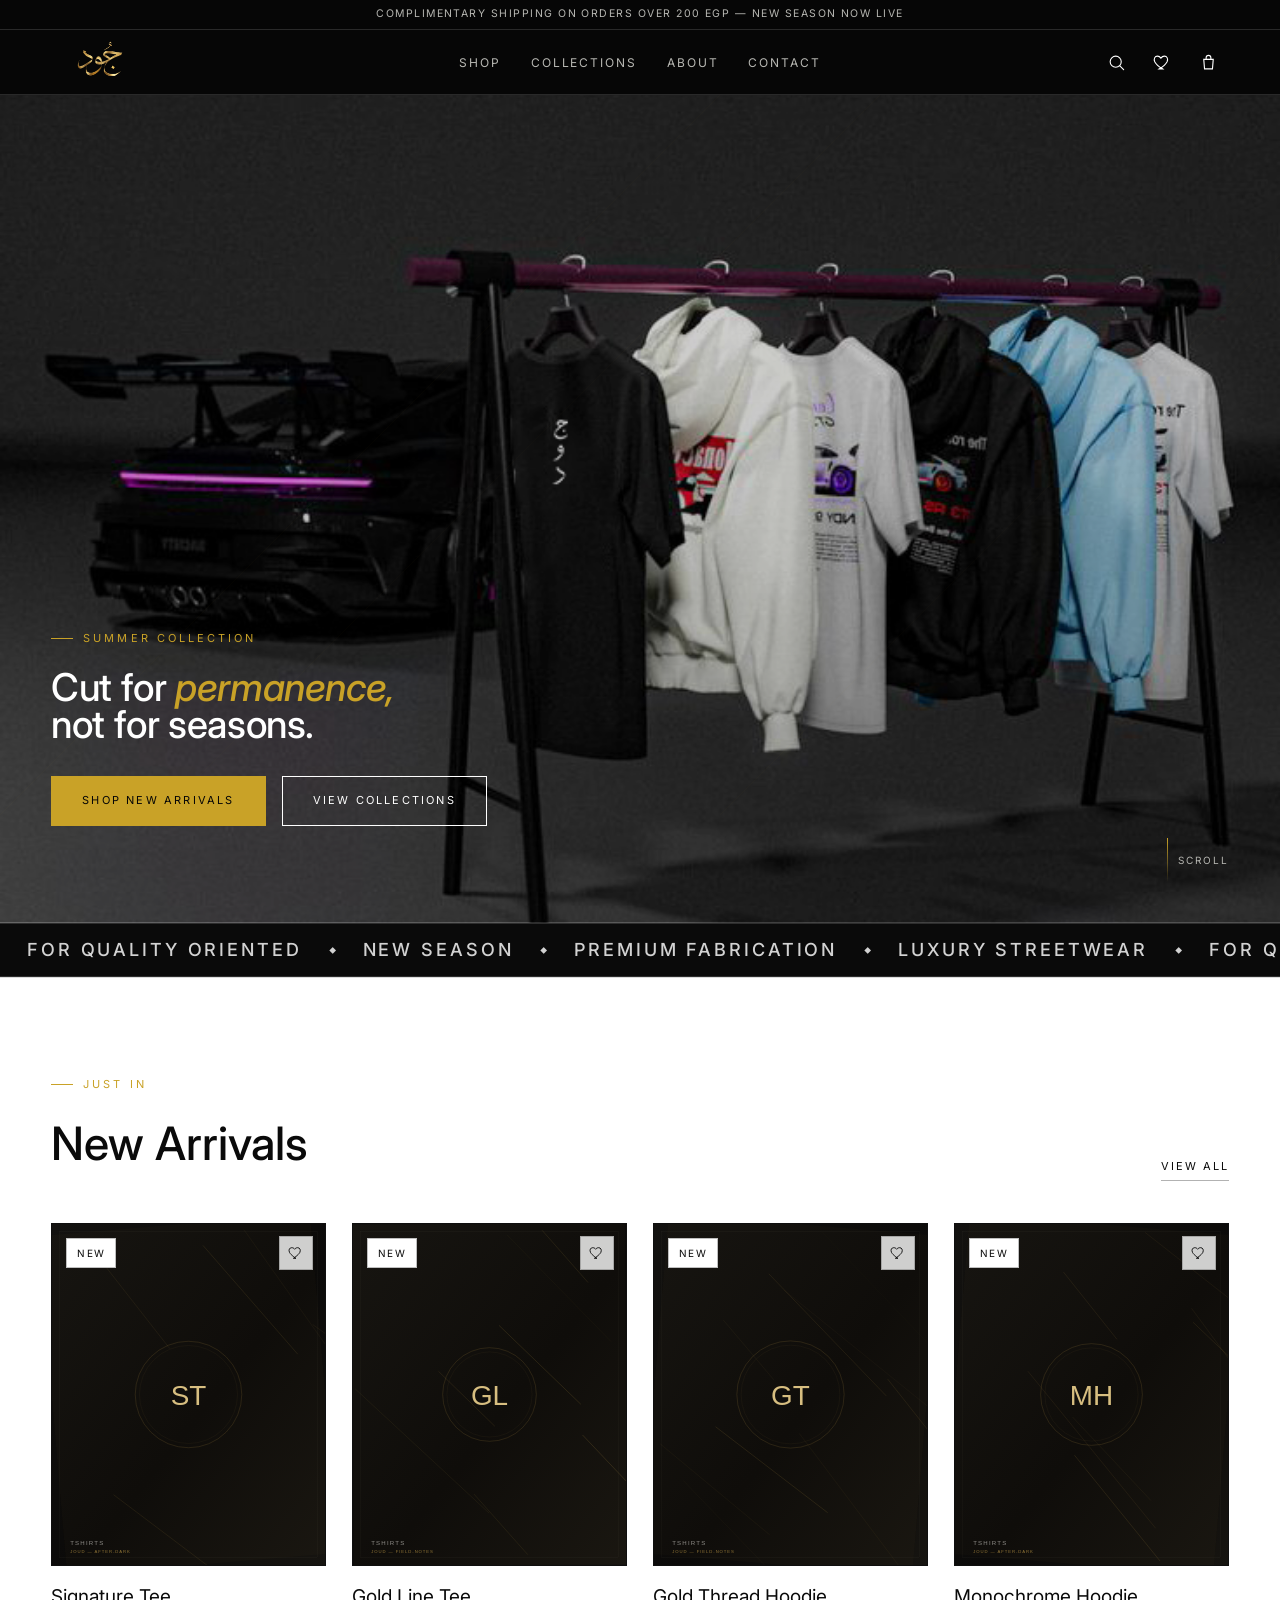
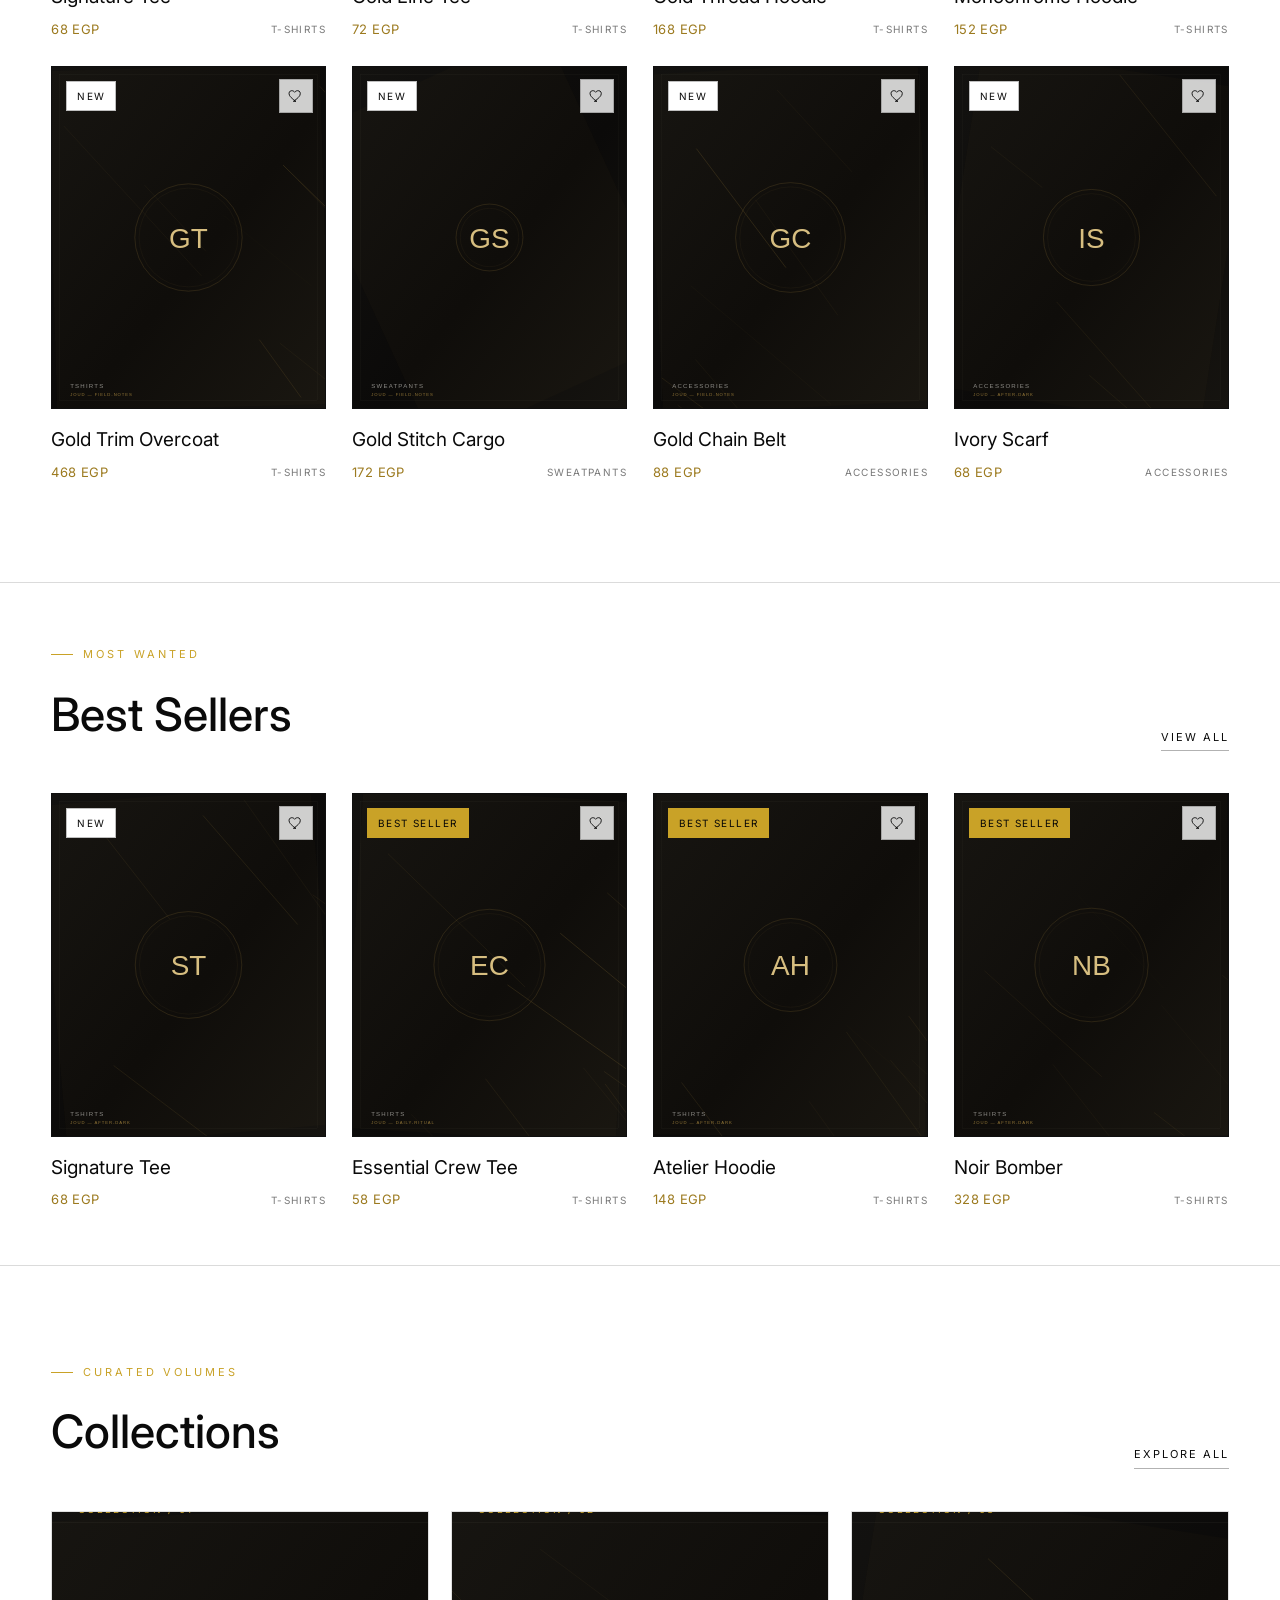
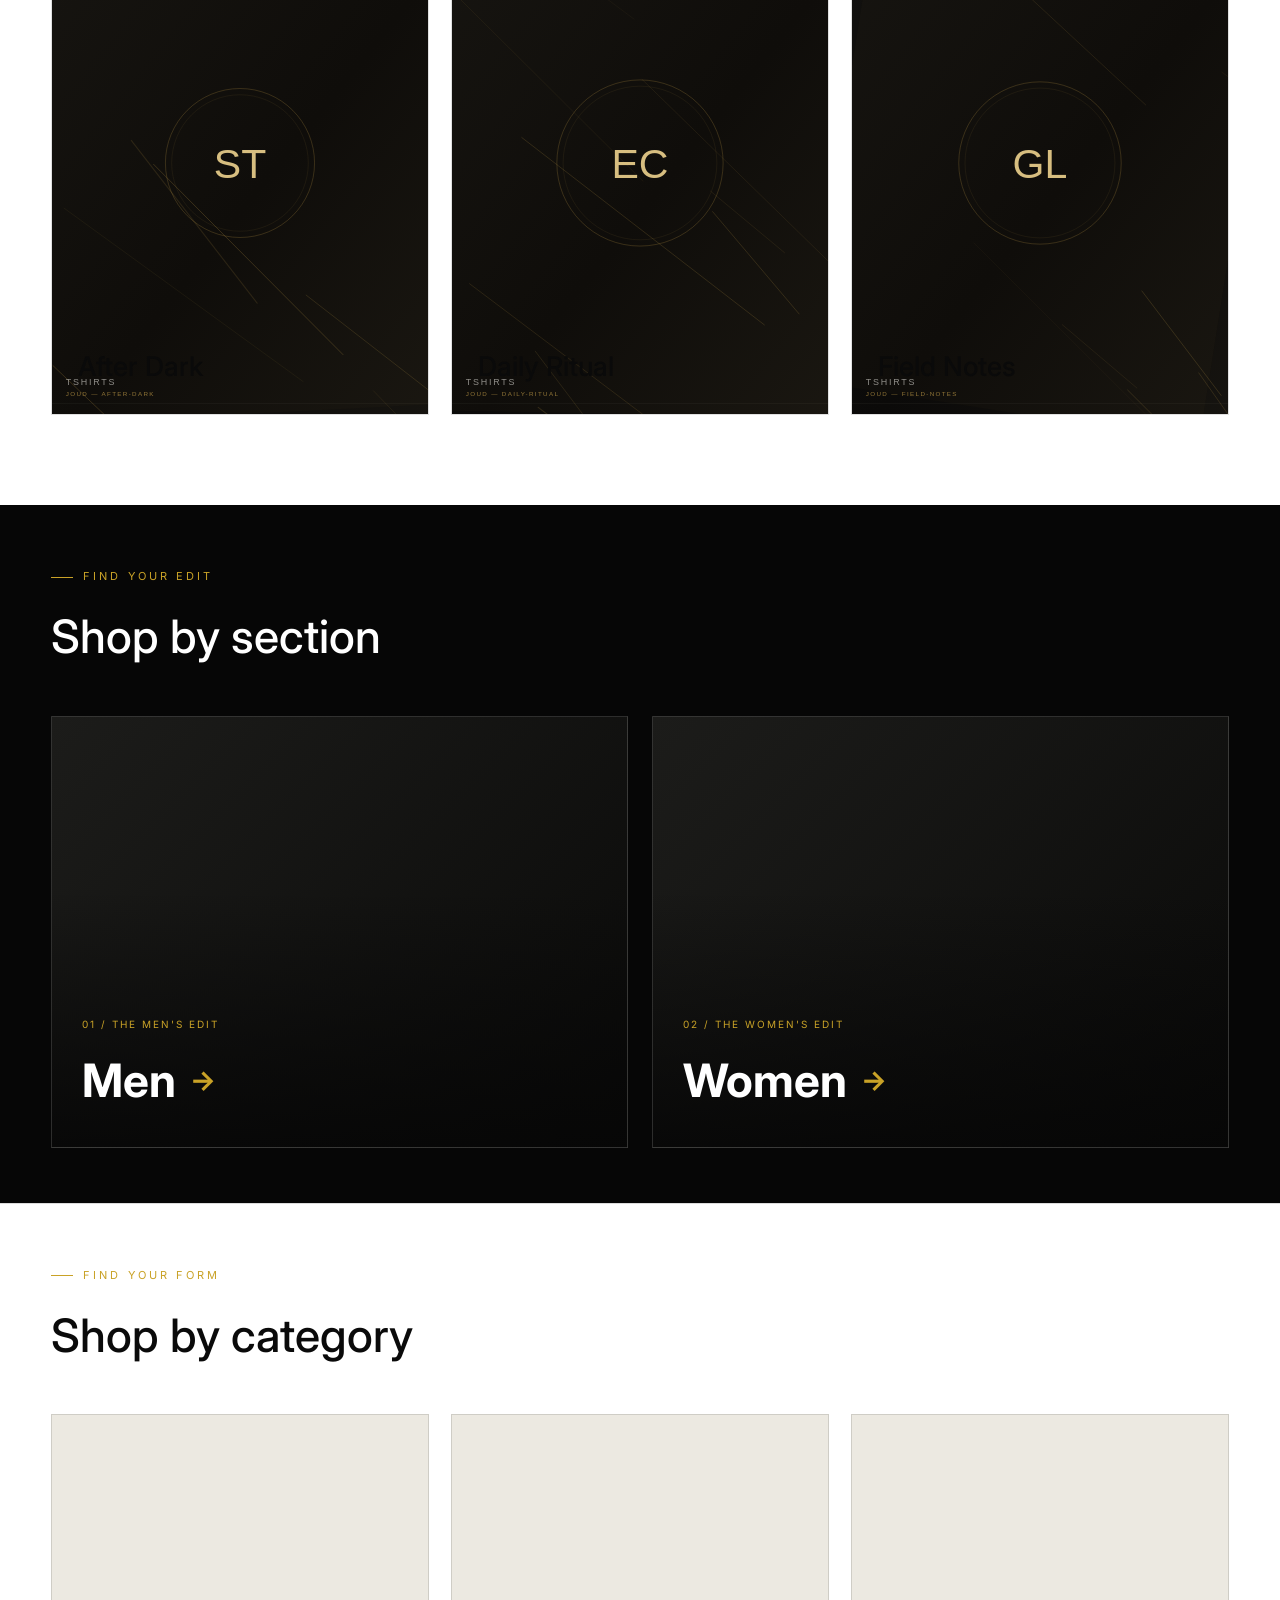
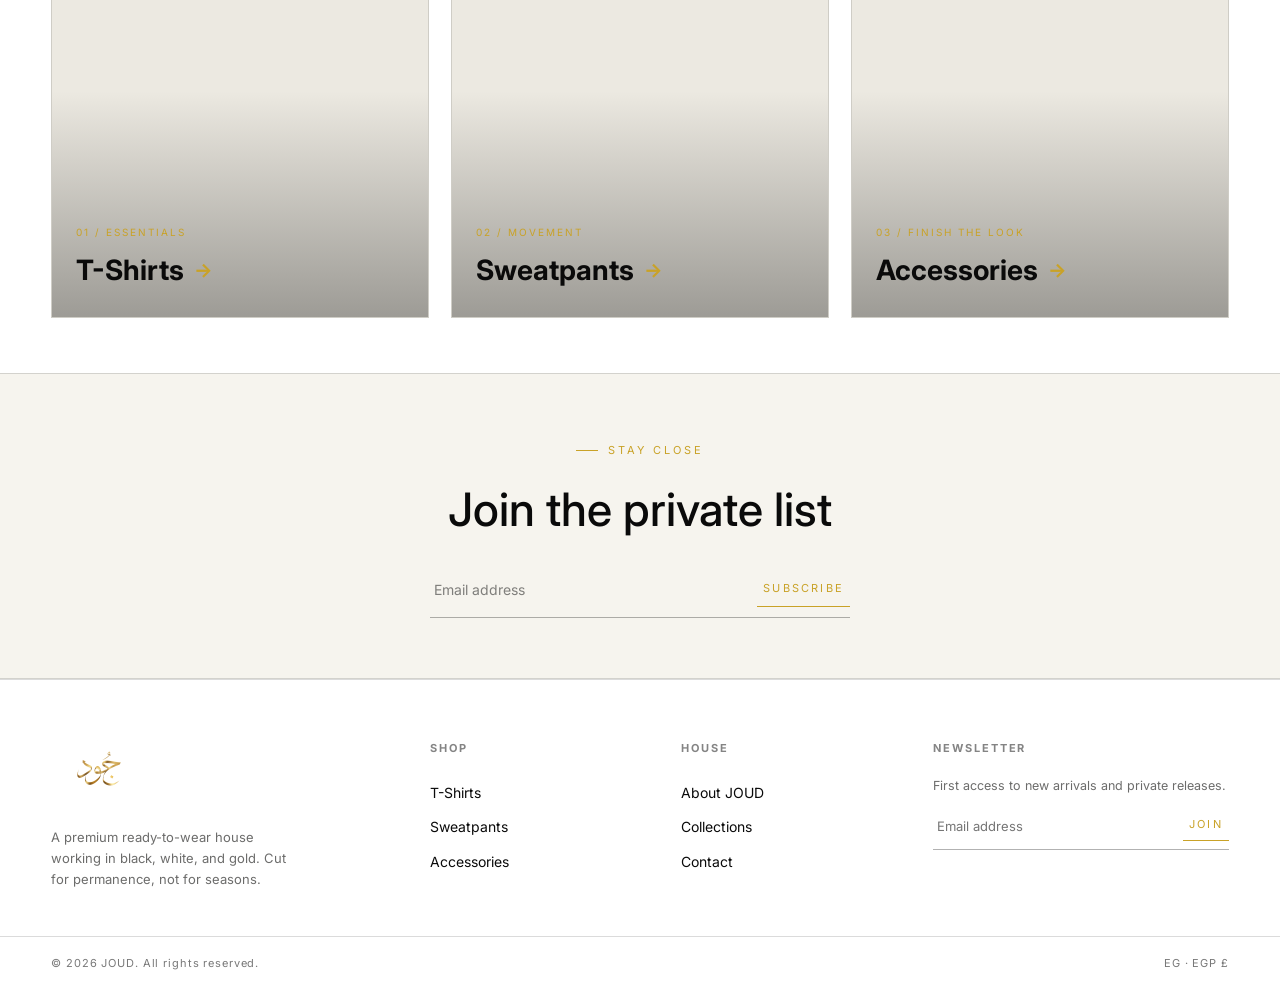
<file: index.html>
<!doctype html>
<html lang="en">
<head>
<meta charset="UTF-8" />
<meta name="viewport" content="width=device-width, initial-scale=1.0" />
<title>JOUD — Premium Ready-to-Wear</title>
<meta name="description" content="JOUD is a premium ready-to-wear house working in black, white, and gold. Shop tees, hoodies, jackets, cargos, shirts, and accessories." />
<link rel="stylesheet" href="css/style.css" />
</head>
<body class="on-light">

<header class="site-header" id="site-header"></header>

<main id="main">

  <!-- HERO -->
  <section class="hero">
    <svg class="hero-lines" viewBox="0 0 1600 900" preserveAspectRatio="none" xmlns="http://www.w3.org/2000/svg">
      <line x1="0" y1="900" x2="900" y2="0" stroke="#c9a227" stroke-opacity="0.06" stroke-width="1"/>
      <line x1="200" y1="900" x2="1100" y2="0" stroke="#c9a227" stroke-opacity="0.05" stroke-width="1"/>
      <line x1="1600" y1="200" x2="900" y2="900" stroke="#c9a227" stroke-opacity="0.05" stroke-width="1"/>
    </svg>

    <!-- Fashion garment-rack background illustration -->
    

    <div class="hero-inner">
      <p class="eyebrow hero-kicker">Summer Collection</p>
      <h1 class="hero-title"><span class="hero-title-white">Cut</span> <span class="hero-title-white">for</span> <em>permanence,</em><br><span class="hero-title-white">not for seasons.</span></h1>
      <div class="hero-actions">
        <a href="shop.html" class="btn btn-gold">Shop New Arrivals</a>
        <a href="collections.html" class="btn btn-ghost">View Collections</a>
      </div>
    </div>
    <div class="hero-scroll"><span class="hero-scroll-line"></span>Scroll</div>
  </section>

  <!-- MARQUEE -->
  <div class="marquee-band" aria-hidden="true">
    <div class="marquee-track">
      <div class="marquee-content">
        <span>FOR QUALITY ORIENTED</span>
        <i>◆</i>
        <span>NEW SEASON</span>
        <i>◆</i>
        <span>PREMIUM FABRICATION</span>
        <i>◆</i>
        <span>LUXURY STREETWEAR</span>
        <i>◆</i>
      </div>

      <div class="marquee-content">
        <span>FOR QUALITY ORIENTED</span>
        <i>◆</i>
        <span>NEW SEASON</span>
        <i>◆</i>
        <span>PREMIUM FABRICATION</span>
        <i>◆</i>
        <span>LUXURY STREETWEAR</span>
        <i>◆</i>
      </div>

      <div class="marquee-content">
        <span>FOR QUALITY ORIENTED</span>
        <i>◆</i>
        <span>NEW SEASON</span>
        <i>◆</i>
        <span>PREMIUM FABRICATION</span>
        <i>◆</i>
        <span>LUXURY STREETWEAR</span>
        <i>◆</i>
      </div>

      <div class="marquee-content">
        <span>FOR QUALITY ORIENTED</span>
        <i>◆</i>
        <span>NEW SEASON</span>
        <i>◆</i>
        <span>PREMIUM FABRICATION</span>
        <i>◆</i>
        <span>LUXURY STREETWEAR</span>
        <i>◆</i>
      </div>
    </div>
  </div>

  <!-- NEW ARRIVALS -->
  <section class="section on-light" id="new-arrivals">
    <div class="container">
      <div class="section-head" data-reveal>
        <div>
          <p class="eyebrow">Just In</p>
          <h2 class="section-title">New Arrivals</h2>
        </div>
        <a href="shop.html?filter=new" class="section-link">View All</a>
      </div>
      <div class="rail" id="new-arrivals-rail"></div>
    </div>
  </section>

  <!-- BEST SELLERS -->
  <section class="section section-tight">
    <div class="container">
      <div class="section-head" data-reveal>
        <div>
          <p class="eyebrow">Most Wanted</p>
          <h2 class="section-title">Best Sellers</h2>
        </div>
        <a href="shop.html?filter=bestseller" class="section-link">View All</a>
      </div>
      <div class="product-grid" id="bestsellers-grid"></div>
    </div>
  </section>

  <!-- COLLECTIONS -->
  <section class="section on-light">
    <div class="container">
      <div class="section-head" data-reveal>
        <div>
          <p class="eyebrow">Curated Volumes</p>
          <h2 class="section-title">Collections</h2>
        </div>
        <a href="collections.html" class="section-link">Explore All</a>
      </div>
      <div class="collections-grid" id="collections-grid"></div>
    </div>
  </section>

  <!-- SHOP BY SECTION (Men / Women) -->
  <section class="section section-tight shop-by-dark">
    <div class="container">
      <div class="section-head" data-reveal>
        <div>
          <p class="eyebrow">Find Your Edit</p>
          <h2 class="section-title">Shop by section</h2>
        </div>
      </div>
      <div class="edit-grid" id="genders-grid"></div>
    </div>
  </section>

  <!-- SHOP BY CATEGORY -->
  <section class="section section-tight shop-by-light">
    <div class="container">
      <div class="section-head" data-reveal>
        <div>
          <p class="eyebrow">Find Your Form</p>
          <h2 class="section-title">Shop by category</h2>
        </div>
      </div>
      <div class="cat-grid" id="category-grid"></div>
    </div>
  </section>

  <!-- NEWSLETTER -->
  <section class="newsletter-band" data-reveal>
    <div class="container">
      <p class="eyebrow" style="justify-content:center;">Stay Close</p>
      <h2 class="section-title">Join the private list</h2>
      <form data-index-newsletter>
        <input type="email" required placeholder="Email address" aria-label="Email address" />
        <button type="submit" class="btn-underline">Subscribe</button>
      </form>
    </div>
  </section>

</main>

<footer class="site-footer" id="site-footer"></footer>
<div id="site-overlays"></div>

<script src="js/data.js"></script>
<script src="js/cart.js"></script>
<script src="js/layout.js"></script>
<script>
  injectLayout("home");

  // New Arrivals rail
  const newArrivals = PRODUCTS.filter(p => p.isNew);
  document.getElementById("new-arrivals-rail").innerHTML = newArrivals.map(productCardHTML).join("");

  // Best sellers grid
  const bestSellers = PRODUCTS.filter(p => p.isBestSeller).slice(0, 4);
  document.getElementById("bestsellers-grid").innerHTML = bestSellers.map(productCardHTML).join("");

  // Collections
  document.getElementById("collections-grid").innerHTML = COLLECTIONS.map(c => {
    const rep = PRODUCTS.find(p => p.collection === c.id);
    return `
    <a href="collections.html?collection=${c.id}" class="collection-card" data-reveal>
      <img src="${rep ? rep.images[1] : ''}" alt="${c.name}" loading="lazy" />
      <div class="collection-card-body">
        <p class="collection-card-tag">${c.tag}</p>
        <h3 class="collection-card-name">${c.name}</h3>
      </div>
    </a>`;
  }).join("");

  // Shop By Section — Men / Women (editorial dark tiles; add your own image inside each .edit-tile)
  const EDIT_LABELS = { men: "01 / The Men's Edit", women: "02 / The Women's Edit" };
  document.getElementById("genders-grid").innerHTML = GENDERS.map(g => `
    <a href="shop.html?gender=${g.id}" class="edit-tile" data-reveal>
      <!-- add product/lifestyle image for "${g.name}" here, e.g. <img src="..." alt="${g.name}" /> -->
      <div class="edit-tile-label">${EDIT_LABELS[g.id] || ""}</div>
      <div class="edit-tile-name">${g.name}<span class="arrow">&rarr;</span></div>
    </a>`).join("");

  // Shop By Category — T-Shirts / Sweatpants / Accessories (light tiles; add your own image inside each .cat-tile)
  const CATEGORY_LABELS = { tshirts: "01 / Essentials", sweatpants: "02 / Movement", accessories: "03 / Finish the Look" };
  document.getElementById("category-grid").innerHTML = CATEGORIES.map(c => `
    <a href="shop.html?category=${c.id}" class="cat-tile" data-reveal>
      <!-- add product/lifestyle image for "${c.name}" here, e.g. <img src="..." alt="${c.name}" /> -->
      <div class="cat-tile-label">${CATEGORY_LABELS[c.id] || ""}</div>
      <div class="cat-tile-name">${c.name}<span class="arrow">&rarr;</span></div>
    </a>`).join("");


  bindProductCardEvents();
  initScrollReveal();

  document.querySelector("[data-index-newsletter]").addEventListener("submit", (e) => {
    e.preventDefault();
    showToast("You're on the list");
    e.target.reset();
  });
</script>
</body>
</html>
</file>
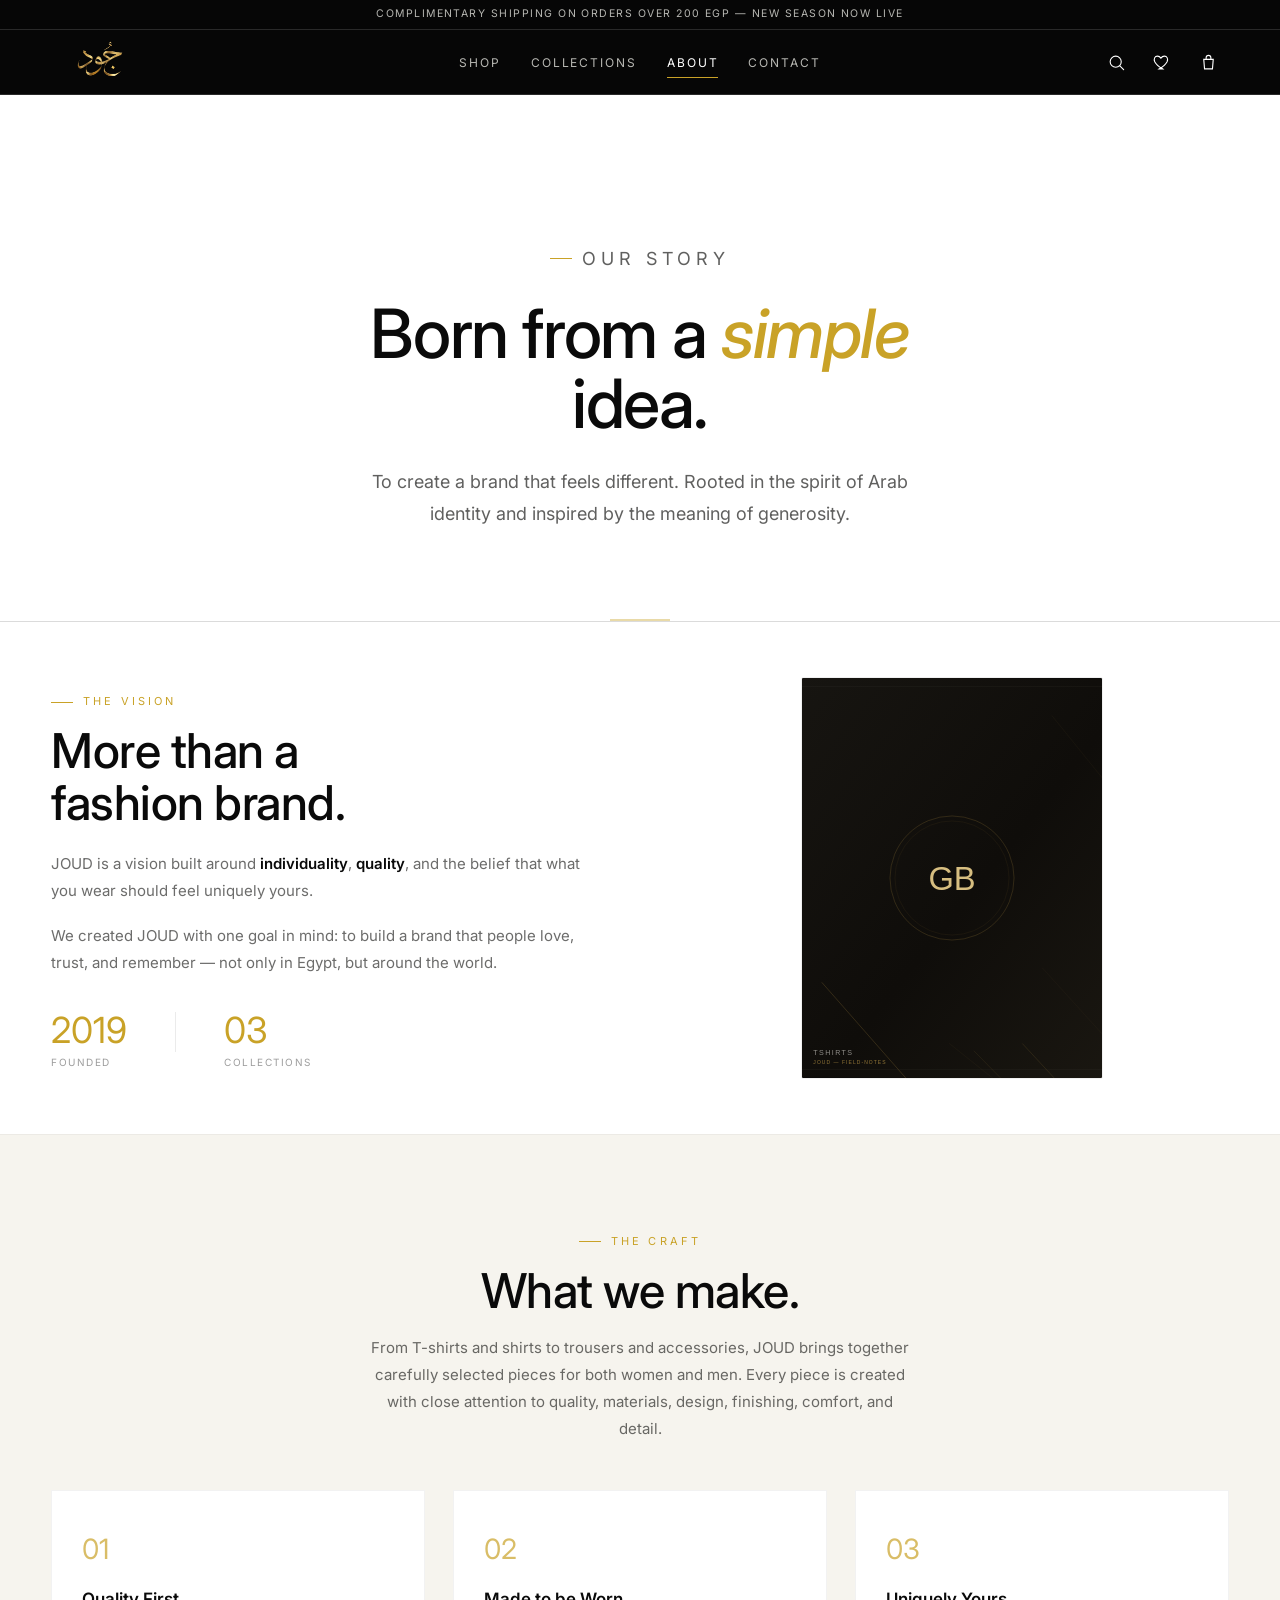
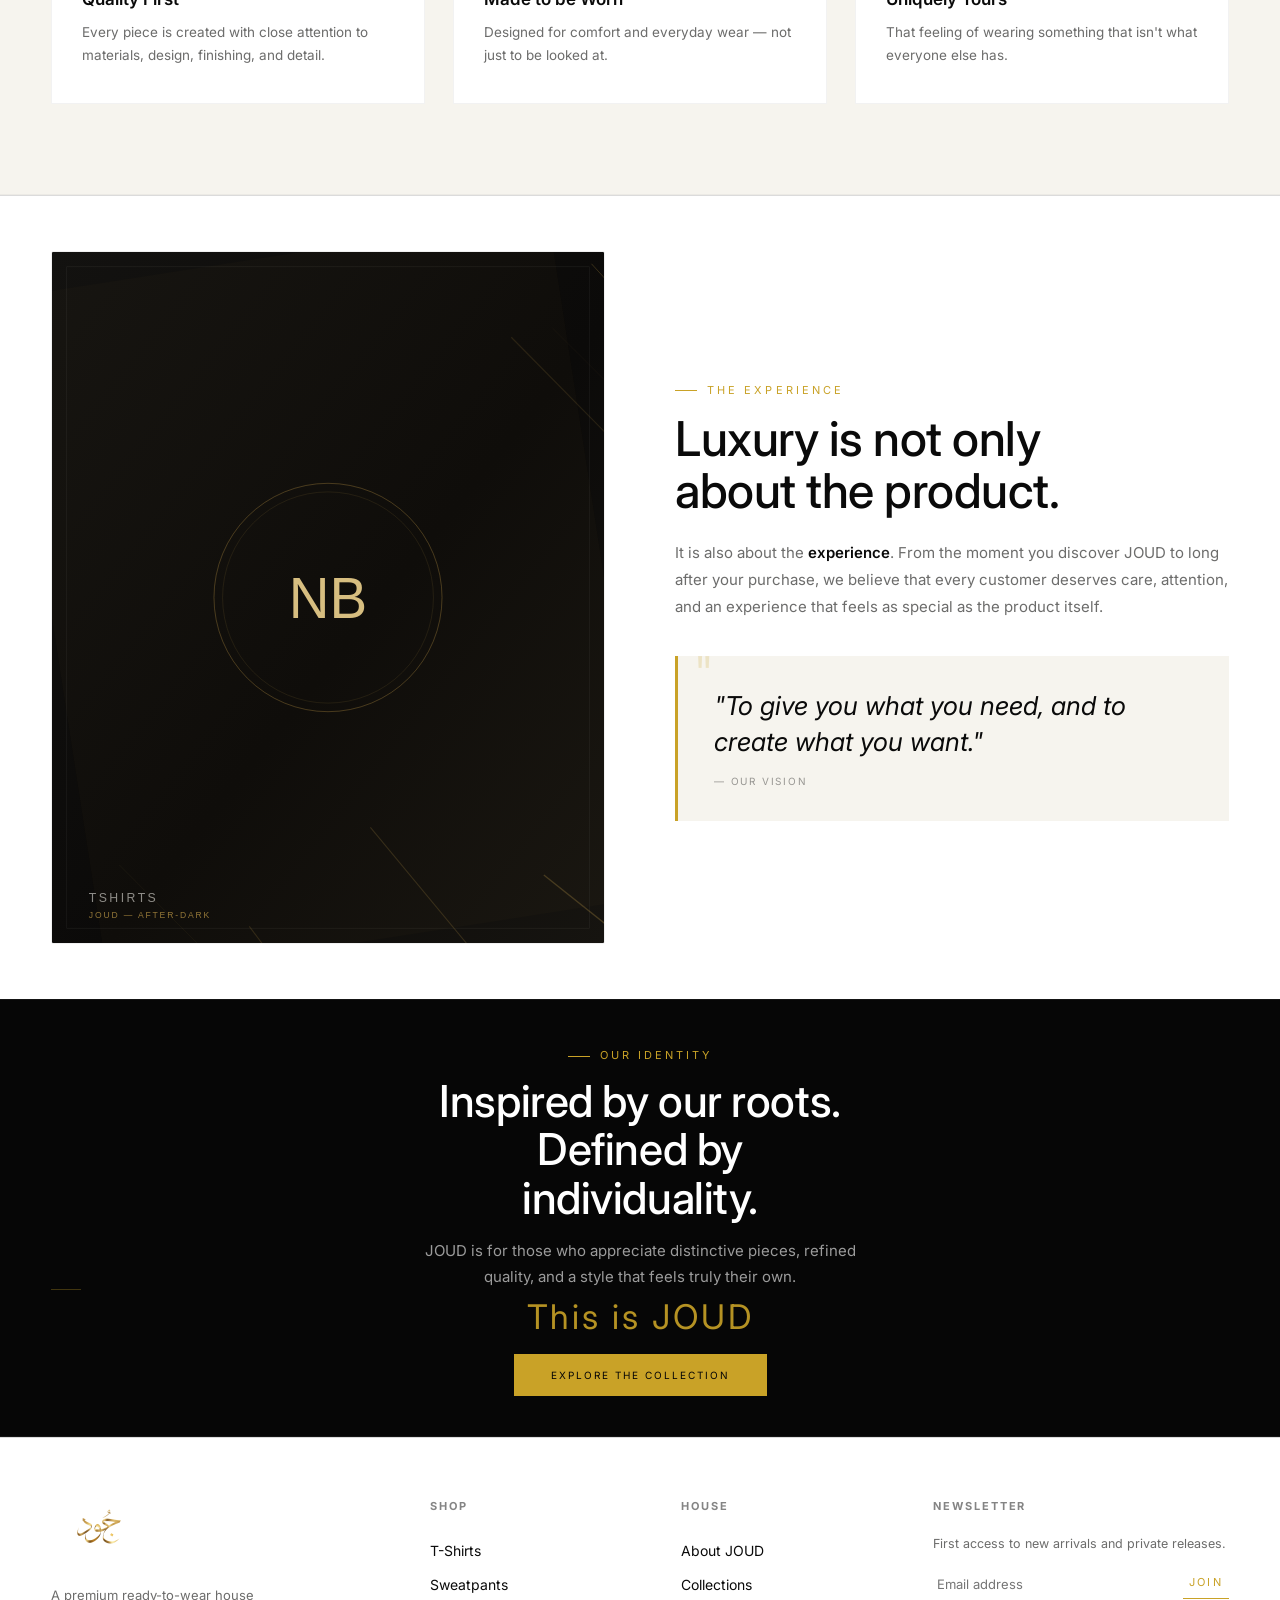
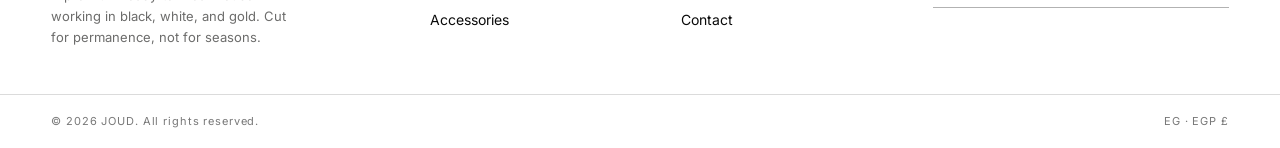
<file: about.html>
<!doctype html>
<html lang="en">
<head>
<meta charset="UTF-8" />
<meta name="viewport" content="width=device-width, initial-scale=1.0" />
<title>About — JOUD</title>
<link rel="stylesheet" href="css/style.css" />
<style>
  /* ============================================
     ABOUT PAGE CUSTOM STYLES
     ============================================ */
  .about-hero {
    padding: 120px var(--gutter) 90px;
    max-width: var(--container);
    margin: 0 auto;
    text-align: center;
    position: relative;
  }

  .about-hero::after {
    content: '';
    position: absolute;
    bottom: 0;
    left: 50%;
    transform: translateX(-50%);
    width: 60px;
    height: 2px;
    background: var(--gold);
    opacity: 0.4;
  }

  .about-hero h1 {
    font-size: clamp(40px, 5.5vw, 68px);
    font-weight: 500;
    margin-top: 24px;
    max-width: 14ch;
    margin-left: auto;
    margin-right: auto;
    line-height: 1.02;
    letter-spacing: -0.02em;
  }

  .about-hero h1 em {
    font-style: italic;
    color: var(--gold);
  }

  .about-hero p {
    max-width: 52ch;
    margin: 28px auto 0;
    color: rgba(10, 10, 9, 0.55);
    font-size: 18px;
    line-height: 1.8;
    font-weight: 400;
  }

  .section-title-lg {
    font-size: clamp(32px, 4vw, 48px);
    font-weight: 500;
    line-height: 1.08;
    letter-spacing: -0.01em;
  }

  .text-muted {
    color: rgba(10, 10, 9, 0.6);
    font-size: 15px;
    line-height: 1.8;
  }

  .text-muted strong {
    color: #0a0a0a;
    font-weight: 600;
  }

  .stat-number {
    font-family: var(--font-display);
    font-size: 36px;
    color: var(--gold);
    display: block;
    line-height: 1;
  }

  .stat-label {
    font-size: 10px;
    letter-spacing: 0.15em;
    text-transform: uppercase;
    color: rgba(10, 10, 9, 0.4);
    margin-top: 6px;
    display: block;
  }

  .stat-divider {
    width: 1px;
    background: rgba(0, 0, 0, 0.08);
    align-self: stretch;
  }

  .card-3d {
    background: var(--white);
    padding: 36px 30px;
    border: 1px solid rgba(0, 0, 0, 0.05);
    transition: transform 0.4s cubic-bezier(0.16, 0.84, 0.44, 1),
                box-shadow 0.4s cubic-bezier(0.16, 0.84, 0.44, 1);
    position: relative;
  }

  .card-3d:hover {
    transform: translateY(-6px);
    box-shadow: 0 20px 40px -12px rgba(0, 0, 0, 0.10);
  }

  .card-3d .number {
    font-family: var(--font-display);
    font-size: 28px;
    color: var(--gold);
    display: block;
    margin-bottom: 14px;
    opacity: 0.7;
  }

  .card-3d h4 {
    font-size: 17px;
    margin-bottom: 8px;
    font-weight: 600;
  }

  .card-3d p {
    color: rgba(10, 10, 9, 0.6);
    font-size: 13.5px;
    line-height: 1.7;
  }

  .quote-block {
    margin-top: 36px;
    padding: 32px 36px;
    background: #f6f4ee;
    border-left: 3px solid var(--gold);
    position: relative;
  }

  .quote-block::before {
    content: '"';
    position: absolute;
    top: -6px;
    left: 16px;
    font-family: var(--font-display);
    font-size: 48px;
    color: var(--gold);
    opacity: 0.2;
    line-height: 1;
  }

  .quote-block p {
    font-family: var(--font-display);
    font-size: clamp(20px, 2.2vw, 26px);
    color: #0a0a0a;
    font-style: italic;
    line-height: 1.4;
    position: relative;
    z-index: 1;
  }

  .quote-block .attribution {
    color: rgba(10, 10, 9, 0.4);
    font-size: 10px;
    letter-spacing: 0.18em;
    text-transform: uppercase;
    margin-top: 12px;
    font-style: normal;
  }

  .closing-section {
    padding: 100px var(--gutter);
    border-top: 1px solid rgba(255, 255, 255, 0.06);
    border-bottom: 1px solid rgba(255, 255, 255, 0.06);
    background: var(--black);
    color: var(--white);
    text-align: center;
    position: relative;
    overflow: hidden;
  }

  .closing-section::before {
    content: '';
    position: absolute;
    top: -50%;
    left: -50%;
    width: 200%;
    height: 200%;
    background: radial-gradient(circle at center, rgba(201, 162, 39, 0.03) 0%, transparent 60%);
    pointer-events: none;
  }

  .closing-section .content {
    position: relative;
    z-index: 1;
    max-width: var(--container);
    margin: 0 auto;
  }

  .closing-section h2 {
    font-size: clamp(34px, 4.5vw, 52px);
    font-weight: 500;
    margin-top: 20px;
    max-width: 16ch;
    margin-left: auto;
    margin-right: auto;
    line-height: 1.08;
    color: var(--white);
    letter-spacing: -0.01em;
  }

  .closing-section .sub {
    color: rgba(255, 255, 255, 0.55);
    margin-top: 24px;
    font-size: 16px;
    line-height: 1.8;
    max-width: 50ch;
    margin-left: auto;
    margin-right: auto;
  }

  .closing-section .tagline {
    color: var(--gold);
    margin-top: 44px;
    font-family: var(--font-display);
    font-size: clamp(28px, 3.5vw, 40px);
    letter-spacing: 0.08em;
    opacity: 0.9;
  }

  .closing-section .tagline-line {
    width: 40px;
    height: 1px;
    background: var(--gold);
    margin: 0 auto 44px;
    opacity: 0.3;
  }

  /* Responsive */
  @media (max-width: 900px) {
    .grid-2col {
      grid-template-columns: 1fr !important;
      gap: 40px !important;
    }

    .grid-3col {
      grid-template-columns: 1fr !important;
      gap: 20px !important;
    }

    .about-hero {
      padding: 80px var(--gutter) 60px;
    }

    .about-hero h1 {
      max-width: 12ch;
    }

    .about-hero p {
      font-size: 16px;
    }

    .closing-section {
      padding: 70px var(--gutter);
    }

    .quote-block {
      padding: 24px 24px;
    }

    .stat-row {
      justify-content: center;
    }
  }

  @media (max-width: 480px) {
    .about-hero h1 {
      font-size: 32px;
    }

    .about-hero p {
      font-size: 14px;
    }

    .stat-number {
      font-size: 28px;
    }

    .card-3d {
      padding: 24px 20px;
    }

    .quote-block p {
      font-size: 18px;
    }

    .closing-section h2 {
      font-size: 28px;
    }
  }
</style>
</head>
<body class="on-light">

<header class="site-header" id="site-header"></header>

<main id="main">

  <!-- ============================================
       HERO
       ============================================ -->
  <section class="about-hero">
    <p class="eyebrow" style="justify-content:center;">Our Story</p>
    <h1>Born from a <em>simple</em> idea.</h1>
    <p>
      To create a brand that feels different. Rooted in the spirit of
      Arab identity and inspired by the meaning of generosity.
    </p>
  </section>

  <!-- ============================================
       SECTION 1: Vision
       ============================================ -->
  <section class="section section-tight">
    <div class="container">
      <div class="grid-2col" style="display: grid; grid-template-columns: 1fr 1fr; gap: 70px; align-items: center;">
        <div data-reveal>
          <p class="eyebrow">The Vision</p>
          <h2 class="section-title-lg" style="margin-top: 14px;">
            More than a <br>fashion brand.
          </h2>
          <p class="text-muted" style="margin-top: 22px;">
            JOUD is a vision built around <strong>individuality</strong>,
            <strong>quality</strong>, and the belief that what you wear should
            feel uniquely yours.
          </p>
          <p class="text-muted" style="margin-top: 18px;">
            We created JOUD with one goal in mind: to build a brand that people
            love, trust, and remember — not only in Egypt, but around the world.
          </p>
          <div class="stat-row" style="margin-top: 36px; display: flex; gap: 48px; align-items: center;">
            <div>
              <span class="stat-number">2019</span>
              <span class="stat-label">Founded</span>
            </div>
            <div class="stat-divider" style="width: 1px; height: 40px; background: rgba(0,0,0,0.08);"></div>
            <div>
              <span class="stat-number">03</span>
              <span class="stat-label">Collections</span>
            </div>
          </div>
        </div>
       <div class="split-media" data-reveal id="about-media-1" style="max-width: 70%; margin: 0 auto; aspect-ratio: 3/4; overflow: hidden; border: 1px solid rgba(0,0,0,0.06); border-radius: 2px;"></div>
    </div>
  </section>

  <!-- ============================================
       SECTION 2: What We Make
       ============================================ -->
  <section class="section" style="background: #f6f4ee; border-top: 1px solid rgba(0,0,0,0.04); border-bottom: 1px solid rgba(0,0,0,0.04);">
    <div class="container">
      <div style="text-align: center; max-width: 60ch; margin: 0 auto;" data-reveal>
        <p class="eyebrow" style="justify-content:center;">The Craft</p>
        <h2 class="section-title-lg" style="margin-top: 14px;">What we make.</h2>
        <p class="text-muted" style="margin-top: 18px;">
          From T-shirts and shirts to trousers and accessories, JOUD brings
          together carefully selected pieces for both women and men. Every
          piece is created with close attention to quality, materials, design,
          finishing, comfort, and detail.
        </p>
      </div>
      <div class="grid-3col" style="display: grid; grid-template-columns: repeat(3, 1fr); gap: 28px; margin-top: 48px;">
        <div class="card-3d" data-reveal>
          <span class="number">01</span>
          <h4>Quality First</h4>
          <p>Every piece is created with close attention to materials, design, finishing, and detail.</p>
        </div>
        <div class="card-3d" data-reveal>
          <span class="number">02</span>
          <h4>Made to be Worn</h4>
          <p>Designed for comfort and everyday wear — not just to be looked at.</p>
        </div>
        <div class="card-3d" data-reveal>
          <span class="number">03</span>
          <h4>Uniquely Yours</h4>
          <p>That feeling of wearing something that isn't what everyone else has.</p>
        </div>
      </div>
    </div>
  </section>

  <!-- ============================================
       SECTION 3: Experience + Quote
       ============================================ -->
  <section class="section section-tight">
    <div class="container">
      <div class="grid-2col" style="display: grid; grid-template-columns: 1fr 1fr; gap: 70px; align-items: center;">
        <div class="split-media" data-reveal id="about-media-2" style="aspect-ratio: 4/5; overflow: hidden; border: 1px solid rgba(0,0,0,0.06); border-radius: 2px;"></div>
        <div data-reveal>
          <p class="eyebrow">The Experience</p>
          <h2 class="section-title-lg" style="margin-top: 14px;">
            Luxury is not only<br>about the product.
          </h2>
          <p class="text-muted" style="margin-top: 22px;">
            It is also about the <strong>experience</strong>. From the moment
            you discover JOUD to long after your purchase, we believe that
            every customer deserves care, attention, and an experience that
            feels as special as the product itself.
          </p>
          <div class="quote-block">
            <p>"To give you what you need, and to create what you want."</p>
            <div class="attribution">— Our Vision</div>
          </div>
        </div>
      </div>
    </div>
  </section>

  <!-- SECTION 4: Closing - نسخة مدمجة -->
<section style="padding: 40px var(--gutter); border-top: 1px solid rgba(255,255,255,0.06); border-bottom: 1px solid rgba(255,255,255,0.06); background: var(--black); color: var(--white);">
  <div style="max-width: var(--container); margin: 0 auto; text-align: center;">
    <p class="eyebrow" style="justify-content:center; color: var(--gold);">Our Identity</p>
    <h2 style="font-size: clamp(30px, 4vw, 44px); font-weight: 500; margin-top: 12px; max-width: 16ch; margin-left: auto; margin-right: auto; line-height: 1.1; color: #ffffff; letter-spacing: -0.01em;">
      Inspired by our roots.<br>Defined by individuality.
    </h2>
    <p style="color: rgba(255,255,255,0.6); margin-top: 16px; font-size: 15px; line-height: 1.7; max-width: 50ch; margin-left: auto; margin-right: auto;">
      JOUD is for those who appreciate distinctive pieces, refined quality, and a style that feels truly their own.
    </p>
    <div style="width: 30px; height: 1px; background: var(--gold); margin: px auto; opacity: 0.3;"></div>
    <p style="color: var(--gold); font-family: var(--font-display); font-size: clamp(24px, 3vw, 34px); letter-spacing: 0.08em; opacity: 0.9; margin-top: 0;">
      This is JOUD
    </p>
    <div style="margin-top: 10px;">
      <a href="shop.html" class="btn btn-gold" style="padding: 12px 36px; font-size: 10px; letter-spacing: 0.2em;">Explore the Collection</a>
    </div>
  </div>
</section>

  <!-- ============================================
       NEWSLETTER
       ============================================ -->
 

</main>

<footer class="site-footer" id="site-footer"></footer>
<div id="site-overlays"></div>

<script src="js/data.js"></script>
<script src="js/cart.js"></script>
<script src="js/layout.js"></script>
<script>
  injectLayout("about");

  document.getElementById("about-media-1").innerHTML =
    `<img src="${PRODUCTS[16].images[1]}" alt="JOUD atelier" loading="lazy" style="width:100%; height:100%; object-fit:cover;" />`;

  document.getElementById("about-media-2").innerHTML =
    `<img src="${PRODUCTS[8].images[2]}" alt="JOUD studio detail" loading="lazy" style="width:100%; height:100%; object-fit:cover;" />`;

  initScrollReveal();

  document.querySelector("[data-newsletter-form]").addEventListener("submit", function(e) {
    e.preventDefault();
    showToast("You're on the list");
    this.reset();
  });
</script>

</body>
</html>
</file>
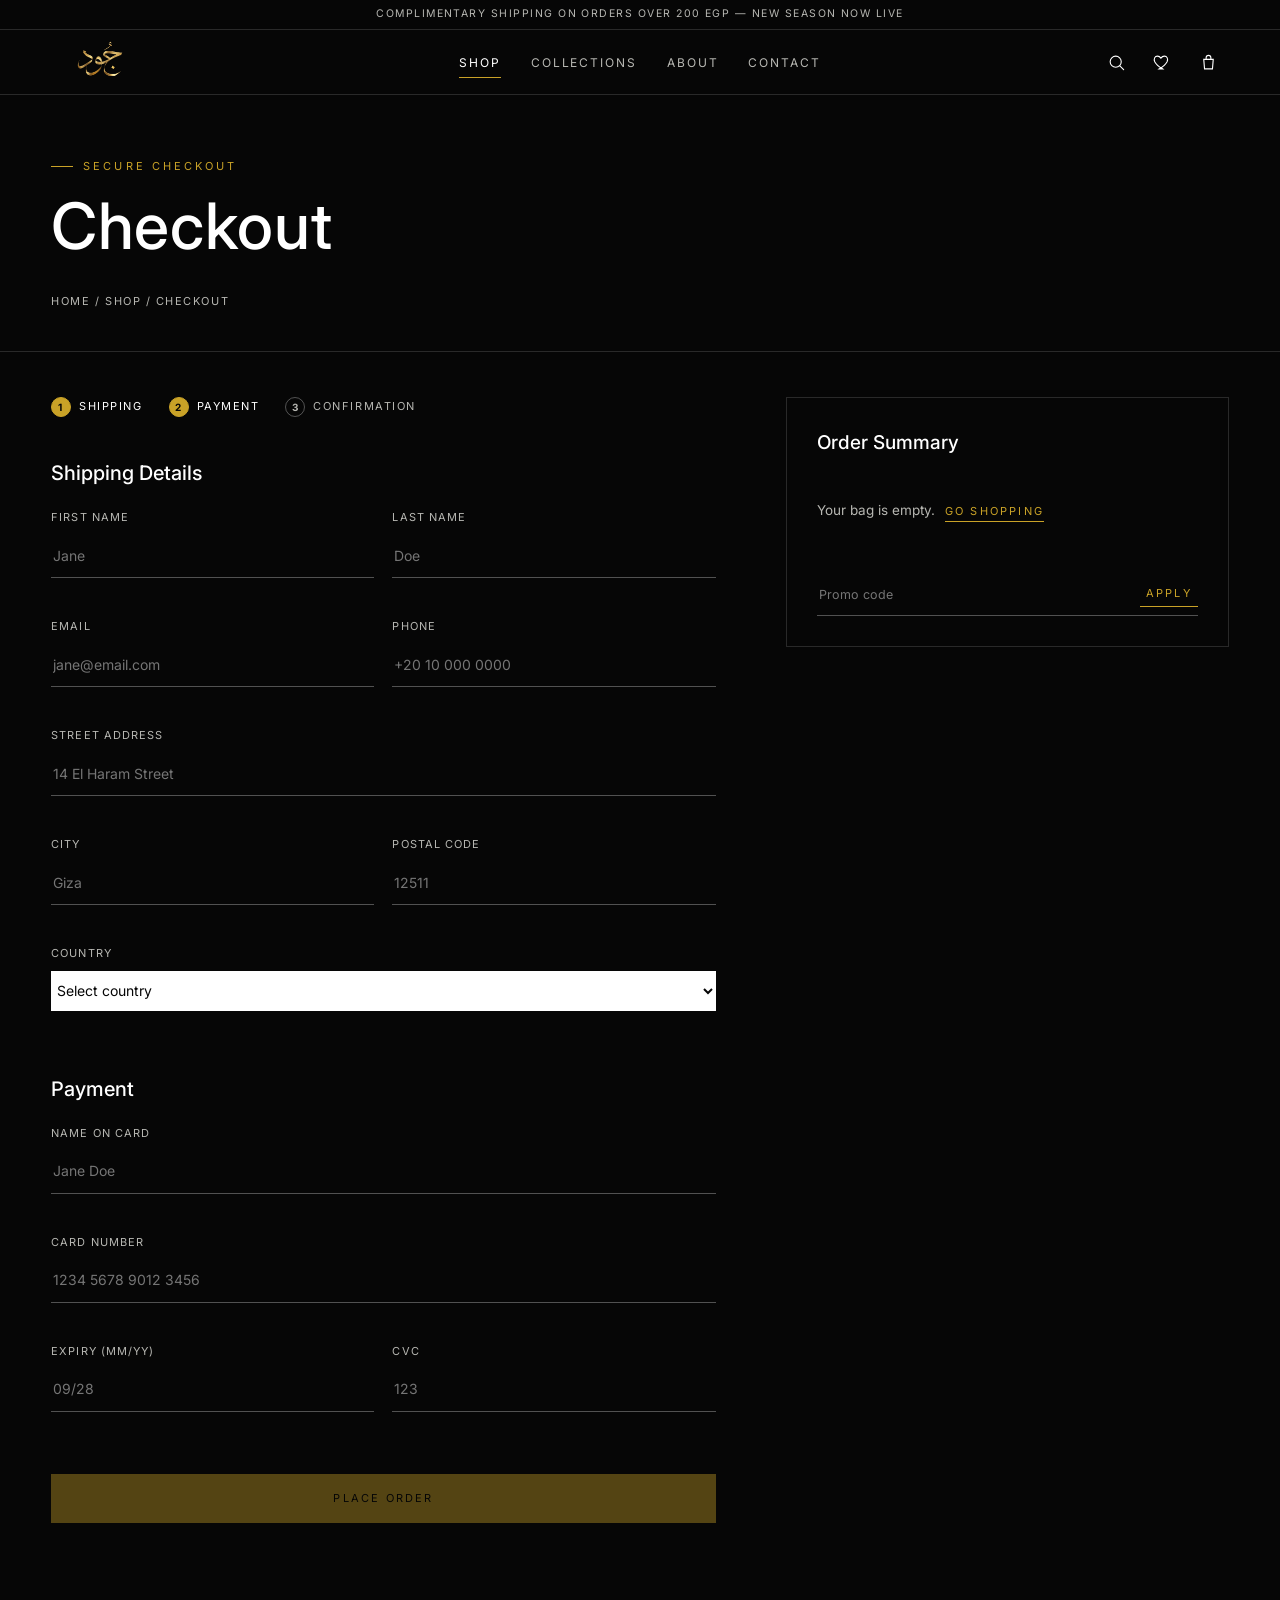
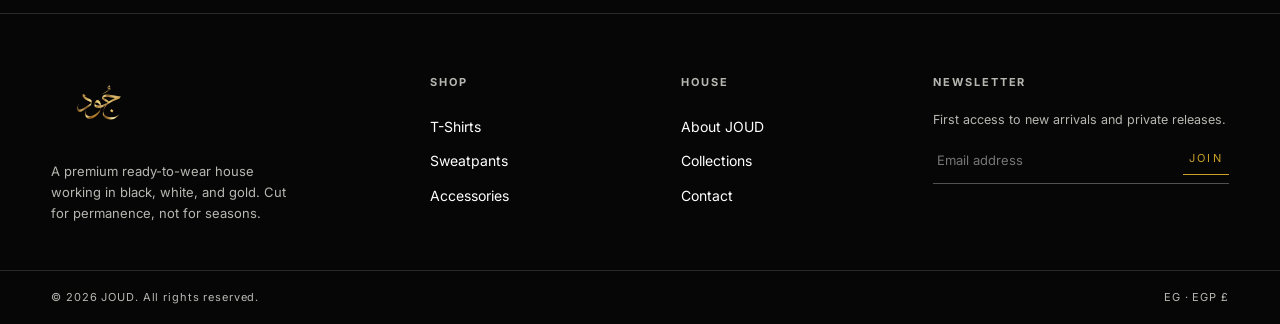
<file: checkout.html>
<!doctype html>
<html lang="en">
<head>
<meta charset="UTF-8" />
<meta name="viewport" content="width=device-width, initial-scale=1.0" />
<title>Checkout — JOUD</title>
<link rel="stylesheet" href="css/style.css" />
</head>
<body>

<header class="site-header" id="site-header"></header>

<main id="main">

  <!-- CHECKOUT VIEW -->
  <div id="checkout-view">
    <div class="page-header">
      <p class="eyebrow">Secure Checkout</p>
      <h1 class="page-title">Checkout</h1>
      <p class="breadcrumb"><a href="index.html">Home</a> / <a href="shop.html">Shop</a> / Checkout</p>
    </div>

    <div class="checkout-layout">
      <div>
        <div class="checkout-steps">
          <div class="checkout-step is-active"><b>1</b> Shipping</div>
          <div class="checkout-step is-active"><b>2</b> Payment</div>
          <div class="checkout-step"><b>3</b> Confirmation</div>
        </div>

        <form id="checkout-form" novalidate>
          <div class="form-section">
            <h3>Shipping Details</h3>
            <div class="form-row">
              <div class="form-field" data-field="firstName">
                <label for="co-first">First Name</label>
                <input id="co-first" name="firstName" type="text" placeholder="Jane" />
                <span class="field-error"></span>
              </div>
              <div class="form-field" data-field="lastName">
                <label for="co-last">Last Name</label>
                <input id="co-last" name="lastName" type="text" placeholder="Doe" />
                <span class="field-error"></span>
              </div>
            </div>
            <div class="form-row">
              <div class="form-field" data-field="email">
                <label for="co-email">Email</label>
                <input id="co-email" name="email" type="email" placeholder="jane@email.com" />
                <span class="field-error"></span>
              </div>
              <div class="form-field" data-field="phone">
                <label for="co-phone">Phone</label>
                <input id="co-phone" name="phone" type="tel" placeholder="+20 10 000 0000" />
                <span class="field-error"></span>
              </div>
            </div>
            <div class="form-field" data-field="address" style="margin-bottom:18px;">
              <label for="co-address">Street Address</label>
              <input id="co-address" name="address" type="text" placeholder="14 El Haram Street" />
              <span class="field-error"></span>
            </div>
            <div class="form-row">
              <div class="form-field" data-field="city">
                <label for="co-city">City</label>
                <input id="co-city" name="city" type="text" placeholder="Giza" />
                <span class="field-error"></span>
              </div>
              <div class="form-field" data-field="postal">
                <label for="co-postal">Postal Code</label>
                <input id="co-postal" name="postal" type="text" placeholder="12511" />
                <span class="field-error"></span>
              </div>
            </div>
            <div class="form-field" data-field="country">
              <label for="co-country">Country</label>
              <select id="co-country" name="country">
                <option value="">Select country</option>
                <option>Egypt</option>
                <option>United Arab Emirates</option>
                <option>Saudi Arabia</option>
                <option>United Kingdom</option>
                <option>United States</option>
                <option>France</option>
              </select>
              <span class="field-error"></span>
            </div>
          </div>

          <div class="form-section">
            <h3>Payment</h3>
            <div class="form-field" data-field="cardName" style="margin-bottom:18px;">
              <label for="co-card-name">Name on Card</label>
              <input id="co-card-name" name="cardName" type="text" placeholder="Jane Doe" />
              <span class="field-error"></span>
            </div>
            <div class="form-field" data-field="cardNumber" style="margin-bottom:18px;">
              <label for="co-card-number">Card Number</label>
              <input id="co-card-number" name="cardNumber" type="text" inputmode="numeric" placeholder="1234 5678 9012 3456" maxlength="19" />
              <span class="field-error"></span>
            </div>
            <div class="form-row">
              <div class="form-field" data-field="expiry">
                <label for="co-expiry">Expiry (MM/YY)</label>
                <input id="co-expiry" name="expiry" type="text" placeholder="09/28" maxlength="5" />
                <span class="field-error"></span>
              </div>
              <div class="form-field" data-field="cvc">
                <label for="co-cvc">CVC</label>
                <input id="co-cvc" name="cvc" type="text" inputmode="numeric" placeholder="123" maxlength="4" />
                <span class="field-error"></span>
              </div>
            </div>
          </div>

          <button type="submit" class="btn btn-gold btn-block" id="checkout-submit">Place Order</button>
        </form>
      </div>

      <div class="order-summary">
        <h3>Order Summary</h3>
        <div id="checkout-summary-lines"></div>
        <div class="summary-totals" id="checkout-totals"></div>
        <div class="promo-row">
          <input type="text" placeholder="Promo code" id="promo-input" />
          <button class="btn-underline" id="promo-apply">Apply</button>
        </div>
      </div>
    </div>
  </div>

  <!-- CONFIRMATION VIEW -->
  <div class="confirmation" id="confirmation-view" style="display:none;">
    <svg class="confirmation-seal" viewBox="0 0 100 100" xmlns="http://www.w3.org/2000/svg">
      <circle cx="50" cy="50" r="46" fill="none" stroke="#c9a24a" stroke-width="1.2"/>
      <circle cx="50" cy="50" r="37" fill="none" stroke="#c9a24a" stroke-width="0.6" opacity="0.6"/>
      <path d="M35 51l10 10 20-22" fill="none" stroke="#e8cd8a" stroke-width="2.4" stroke-linecap="round" stroke-linejoin="round"/>
    </svg>
    <p class="eyebrow" style="justify-content:center;">Order Confirmed</p>
    <h1>Thank you, <span id="confirm-name">friend</span>.</h1>
    <p>Your order has been received and is being prepared by our studio team. A confirmation has been sent to <strong id="confirm-email"></strong>.</p>
    <div class="order-number">Order #<span id="confirm-order-id"></span></div>
    <div class="confirmation-actions">
      <a href="shop.html" class="btn btn-gold">Continue Shopping</a>
      <a href="index.html" class="btn btn-ghost">Back to Home</a>
    </div>
  </div>
</main>

<footer class="site-footer" id="site-footer"></footer>
<div id="site-overlays"></div>

<script src="js/data.js"></script>
<script src="js/cart.js"></script>
<script src="js/layout.js"></script>
<script>
  injectLayout("shop");

  function renderSummary() {
    const cart = Store.getCart();
    const linesHost = document.getElementById("checkout-summary-lines");
    const totalsHost = document.getElementById("checkout-totals");
    const submitBtn = document.getElementById("checkout-submit");

    if (cart.length === 0) {
      linesHost.innerHTML = `<p style="color:var(--off); font-size:13.5px; padding:20px 0;">Your bag is empty. <a href="shop.html" class="btn-underline" style="margin-left:6px;">Go shopping</a></p>`;
      totalsHost.innerHTML = "";
      submitBtn.disabled = true;
      return;
    }
    submitBtn.disabled = false;

    linesHost.innerHTML = cart.map(item => {
      const p = getProductById(item.id);
      if (!p) return "";
      return `
      <div class="summary-line">
        <img src="${p.images[0]}" alt="${p.name}" />
        <div class="summary-line-info">
          <div class="summary-line-name">${p.name}</div>
          <div class="summary-line-meta">Size ${item.size} &middot; Qty ${item.qty}</div>
        </div>
        <div>${formatPrice(p.price * item.qty)}</div>
      </div>`;
    }).join("");

    const subtotal = Store.cartTotal();
    const shipping = subtotal >= 200 || subtotal === 0 ? 0 : 15;
    const discount = window.__promoApplied ? subtotal * 0.1 : 0;
    const tax = (subtotal - discount) * 0.05;
    const total = subtotal - discount + shipping + tax;

    totalsHost.innerHTML = `
      <div><span>Subtotal</span><span>${formatPrice(subtotal)}</span></div>
      ${discount ? `<div><span>Promo (10%)</span><span>&minus;${formatPrice(discount)}</span></div>` : ""}
      <div><span>Shipping</span><span>${shipping === 0 ? "Free" : formatPrice(shipping)}</span></div>
      <div><span>Estimated Tax</span><span>${formatPrice(tax)}</span></div>
      <div class="grand"><span>Total</span><span>${formatPrice(total)}</span></div>
    `;
  }

  document.getElementById("promo-apply").addEventListener("click", () => {
    const val = document.getElementById("promo-input").value.trim().toUpperCase();
    if (val === "JOUD10") {
      window.__promoApplied = true;
      showToast("Promo code applied — 10% off");
    } else {
      showToast("Invalid promo code");
    }
    renderSummary();
  });

  renderSummary();

  /* --------------------------- Checkout form validation --------------------------- */
  const form = document.getElementById("checkout-form");

  function setFieldError(field, message) {
    const wrap = form.querySelector(`[data-field="${field}"]`);
    if (!wrap) return;
    wrap.classList.toggle("has-error", !!message);
    wrap.querySelector(".field-error").textContent = message || "";
  }

  function validateCheckout() {
    let valid = true;
    const v = form;
    const required = {
      firstName: "First name is required.",
      lastName: "Last name is required.",
      address: "Address is required.",
      city: "City is required.",
      postal: "Postal code is required.",
      country: "Please select a country.",
      cardName: "Name on card is required.",
    };
    Object.entries(required).forEach(([key, msg]) => {
      if (!v[key].value.trim()) { setFieldError(key, msg); valid = false; }
      else setFieldError(key, "");
    });

    const email = v.email.value.trim();
    if (!email) { setFieldError("email", "Email is required."); valid = false; }
    else if (!/^[^\s@]+@[^\s@]+\.[^\s@]+$/.test(email)) { setFieldError("email", "Enter a valid email address."); valid = false; }
    else setFieldError("email", "");

    const phone = v.phone.value.trim();
    if (!phone) { setFieldError("phone", "Phone number is required."); valid = false; }
    else if (!/^[0-9+()\-\s]{7,}$/.test(phone)) { setFieldError("phone", "Enter a valid phone number."); valid = false; }
    else setFieldError("phone", "");

    const cardNumber = v.cardNumber.value.replace(/\s+/g, "");
    if (!cardNumber) { setFieldError("cardNumber", "Card number is required."); valid = false; }
    else if (!/^\d{13,16}$/.test(cardNumber)) { setFieldError("cardNumber", "Enter a valid card number."); valid = false; }
    else setFieldError("cardNumber", "");

    const expiry = v.expiry.value.trim();
    if (!expiry) { setFieldError("expiry", "Expiry date is required."); valid = false; }
    else if (!/^(0[1-9]|1[0-2])\/\d{2}$/.test(expiry)) { setFieldError("expiry", "Use MM/YY format."); valid = false; }
    else setFieldError("expiry", "");

    const cvc = v.cvc.value.trim();
    if (!cvc) { setFieldError("cvc", "CVC is required."); valid = false; }
    else if (!/^\d{3,4}$/.test(cvc)) { setFieldError("cvc", "Enter a valid CVC."); valid = false; }
    else setFieldError("cvc", "");

    return valid;
  }

  // Light live formatting for card number & expiry
  form.cardNumber.addEventListener("input", (e) => {
    let digits = e.target.value.replace(/\D/g, "").slice(0, 16);
    e.target.value = digits.replace(/(.{4})/g, "$1 ").trim();
  });
  form.expiry.addEventListener("input", (e) => {
    let digits = e.target.value.replace(/\D/g, "").slice(0, 4);
    if (digits.length >= 3) digits = digits.slice(0, 2) + "/" + digits.slice(2);
    e.target.value = digits;
  });

  form.addEventListener("submit", (e) => {
    e.preventDefault();
    if (Store.getCart().length === 0) {
      showToast("Your bag is empty");
      return;
    }
    if (!validateCheckout()) {
      showToast("Please review the highlighted fields");
      const firstError = form.querySelector(".has-error");
      if (firstError) firstError.scrollIntoView({ behavior: "smooth", block: "center" });
      return;
    }

    const orderId = "JD" + Math.floor(100000 + Math.random() * 899999);
    document.getElementById("confirm-name").textContent = form.firstName.value.trim();
    document.getElementById("confirm-email").textContent = form.email.value.trim();
    document.getElementById("confirm-order-id").textContent = orderId;

    document.getElementById("checkout-view").style.display = "none";
    document.getElementById("confirmation-view").style.display = "block";
    window.scrollTo({ top: 0, behavior: "smooth" });

    Store.clearCart();
    showToast("Order placed successfully");
  });
</script>
</body>
</html>
</file>
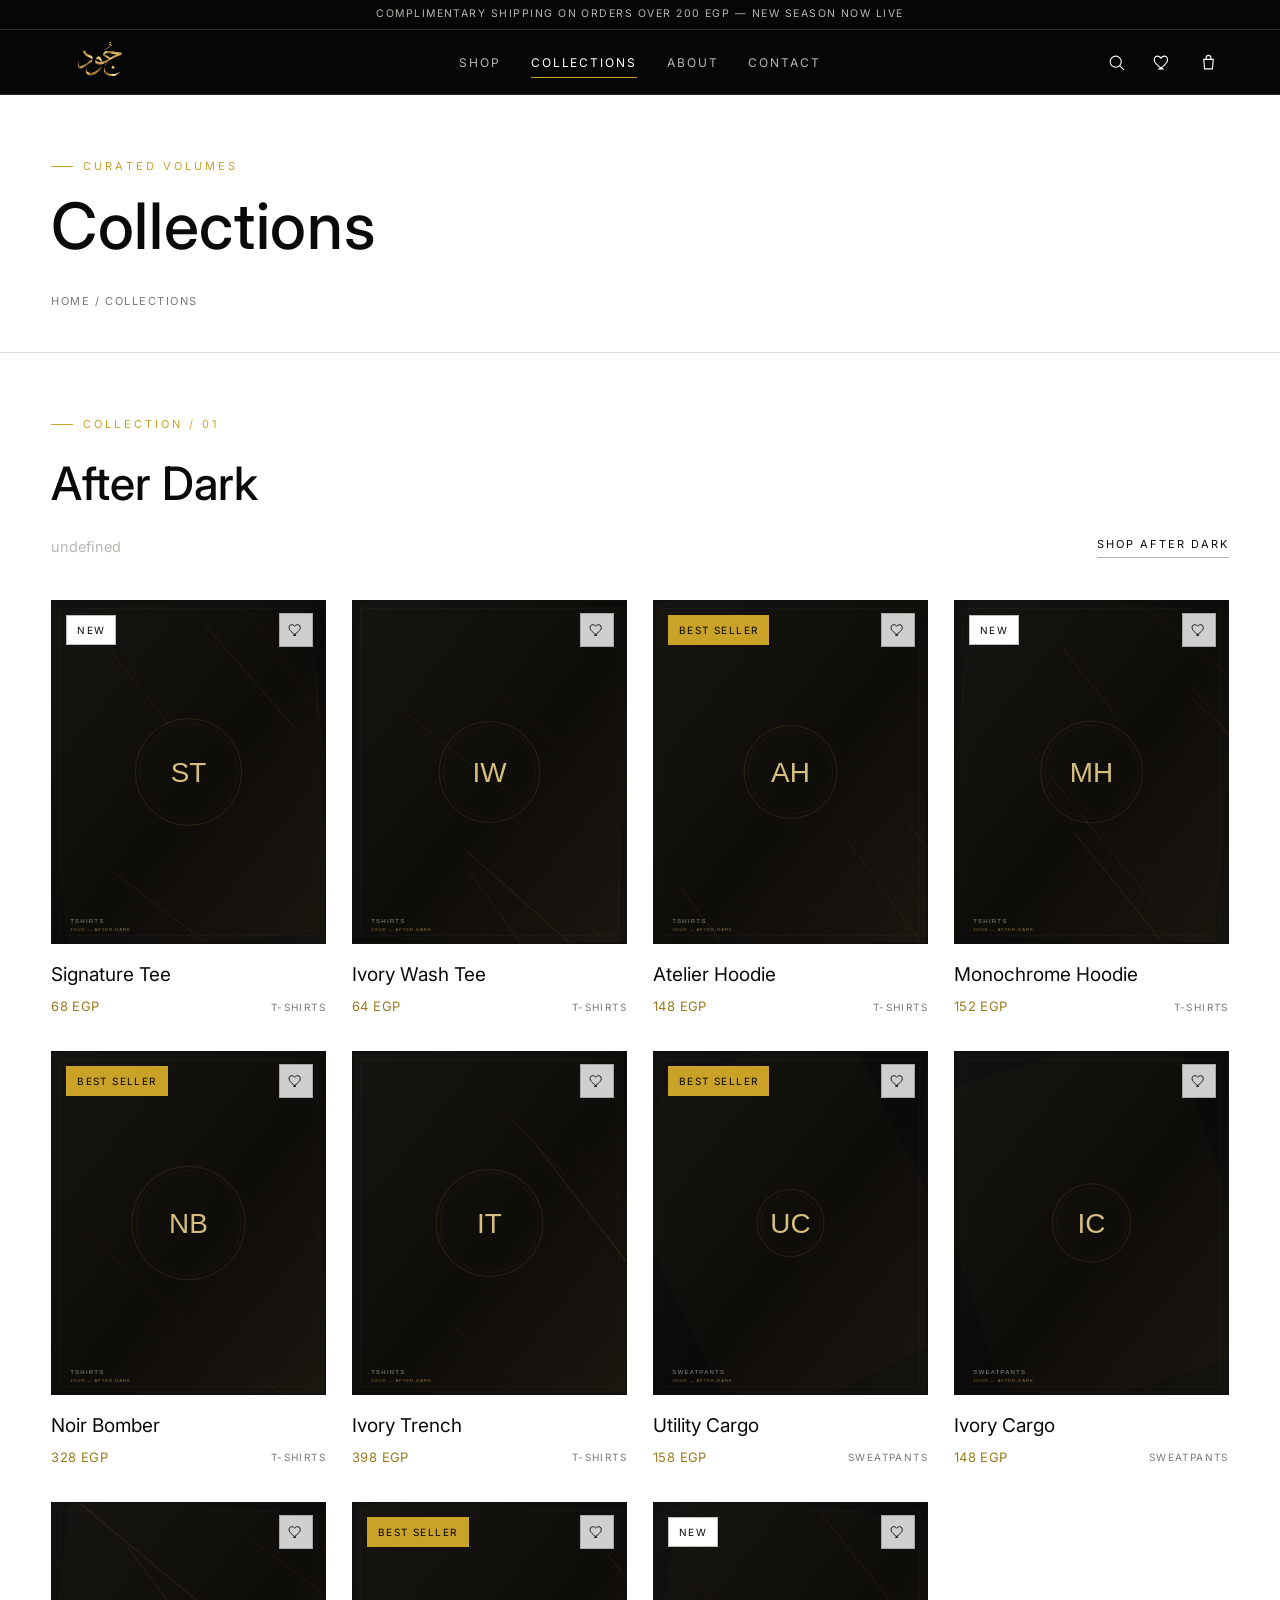
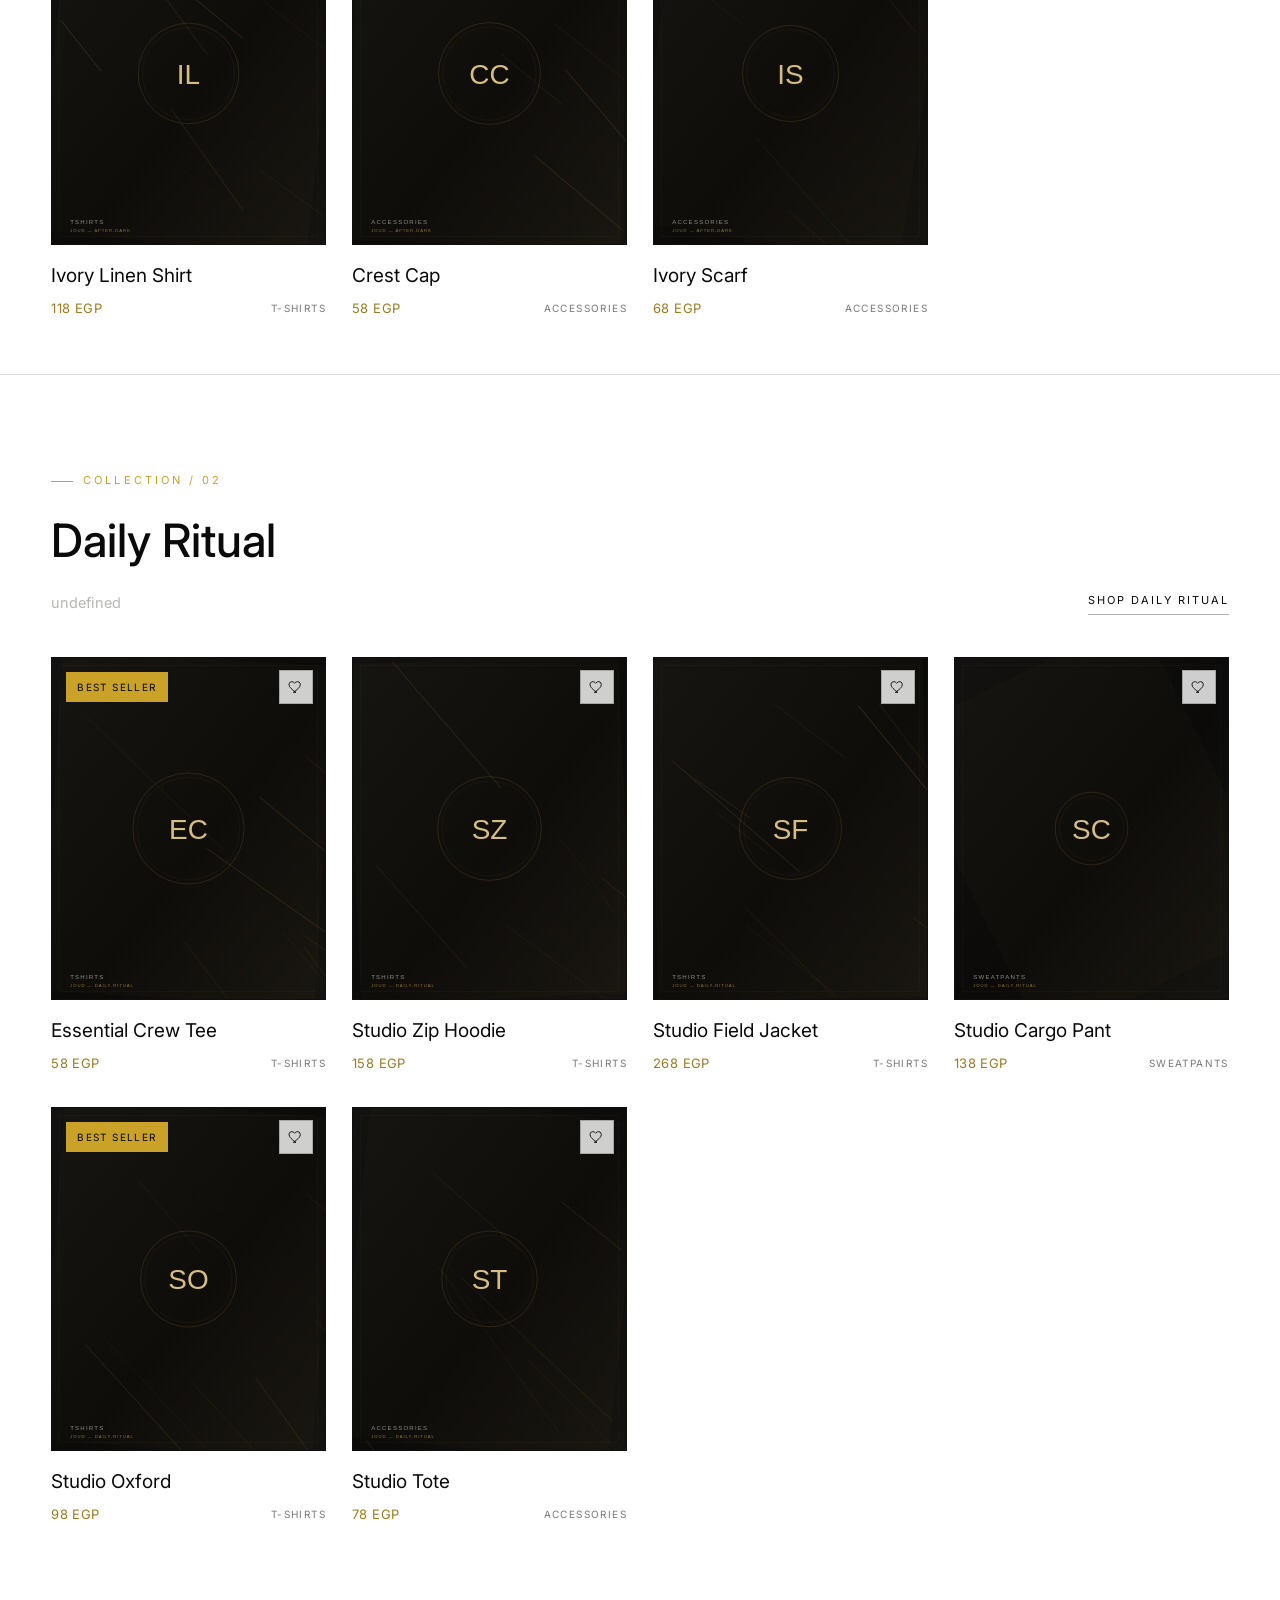
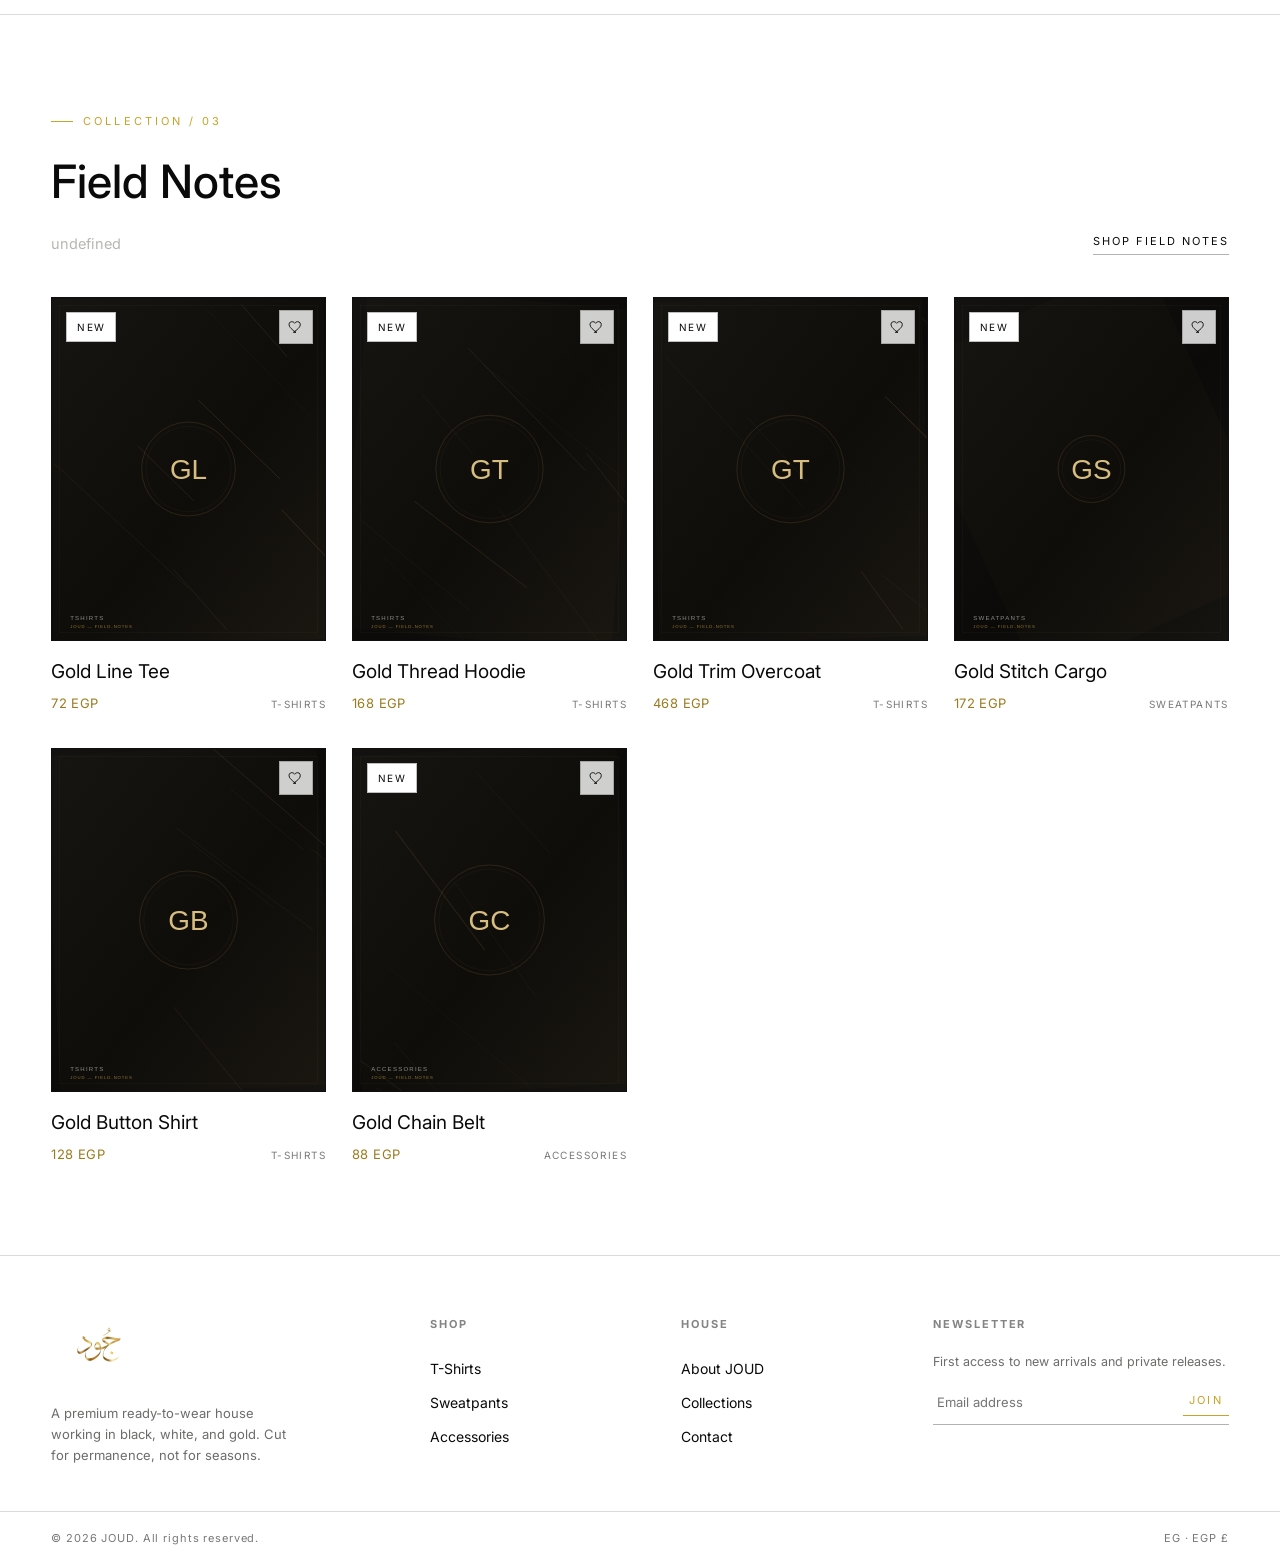
<file: collections.html>
<!doctype html>
<html lang="en">
<head>
<meta charset="UTF-8" />
<meta name="viewport" content="width=device-width, initial-scale=1.0" />
<title>Collections — JOUD</title>
<link rel="stylesheet" href="css/style.css" />
</head>
<body class="on-light">

<header class="site-header" id="site-header"></header>

<main id="main">
  <div class="page-header">
    <p class="eyebrow">Curated Volumes</p>
    <h1 class="page-title">Collections</h1>
    <p class="breadcrumb"><a href="index.html">Home</a> / Collections</p>
  </div>

  <div id="collections-list"></div>
</main>

<footer class="site-footer" id="site-footer"></footer>
<div id="site-overlays"></div>

<script src="js/data.js"></script>
<script src="js/cart.js"></script>
<script src="js/layout.js"></script>
<script>
  injectLayout("collections");

  const params = new URLSearchParams(location.search);
  const targetCollection = params.get("collection");

  const list = document.getElementById("collections-list");

  const collectionsToShow = targetCollection
    ? COLLECTIONS.filter(c => c.id === targetCollection)
    : COLLECTIONS;

  list.innerHTML = collectionsToShow.map((c, i) => {
    const products = PRODUCTS.filter(p => p.collection === c.id);
    return `
    <section class="section ${i > 0 ? '' : 'section-tight'}">
      <div class="container">
        <div class="section-head" data-reveal>
          <div>
            <p class="eyebrow">${c.tag}</p>
            <h2 class="section-title">${c.name}</h2>
            <p style="color:var(--off); max-width:48ch; margin-top:14px; font-size:14.5px;">${c.blurb}</p>
          </div>
          <a href="shop.html?collection=${c.id}" class="section-link">Shop ${c.name}</a>
        </div>
        <div class="product-grid">
          ${products.map(productCardHTML).join("")}
        </div>
      </div>
    </section>`;
  }).join("");

  if (collectionsToShow.length === 0) {
    list.innerHTML = `<div class="shop-empty"><h3>Collection not found</h3><p><a href="collections.html" class="btn-underline">View all collections</a></p></div>`;
  }

  bindProductCardEvents();
  initScrollReveal();
</script>
</body>
</html>
</file>
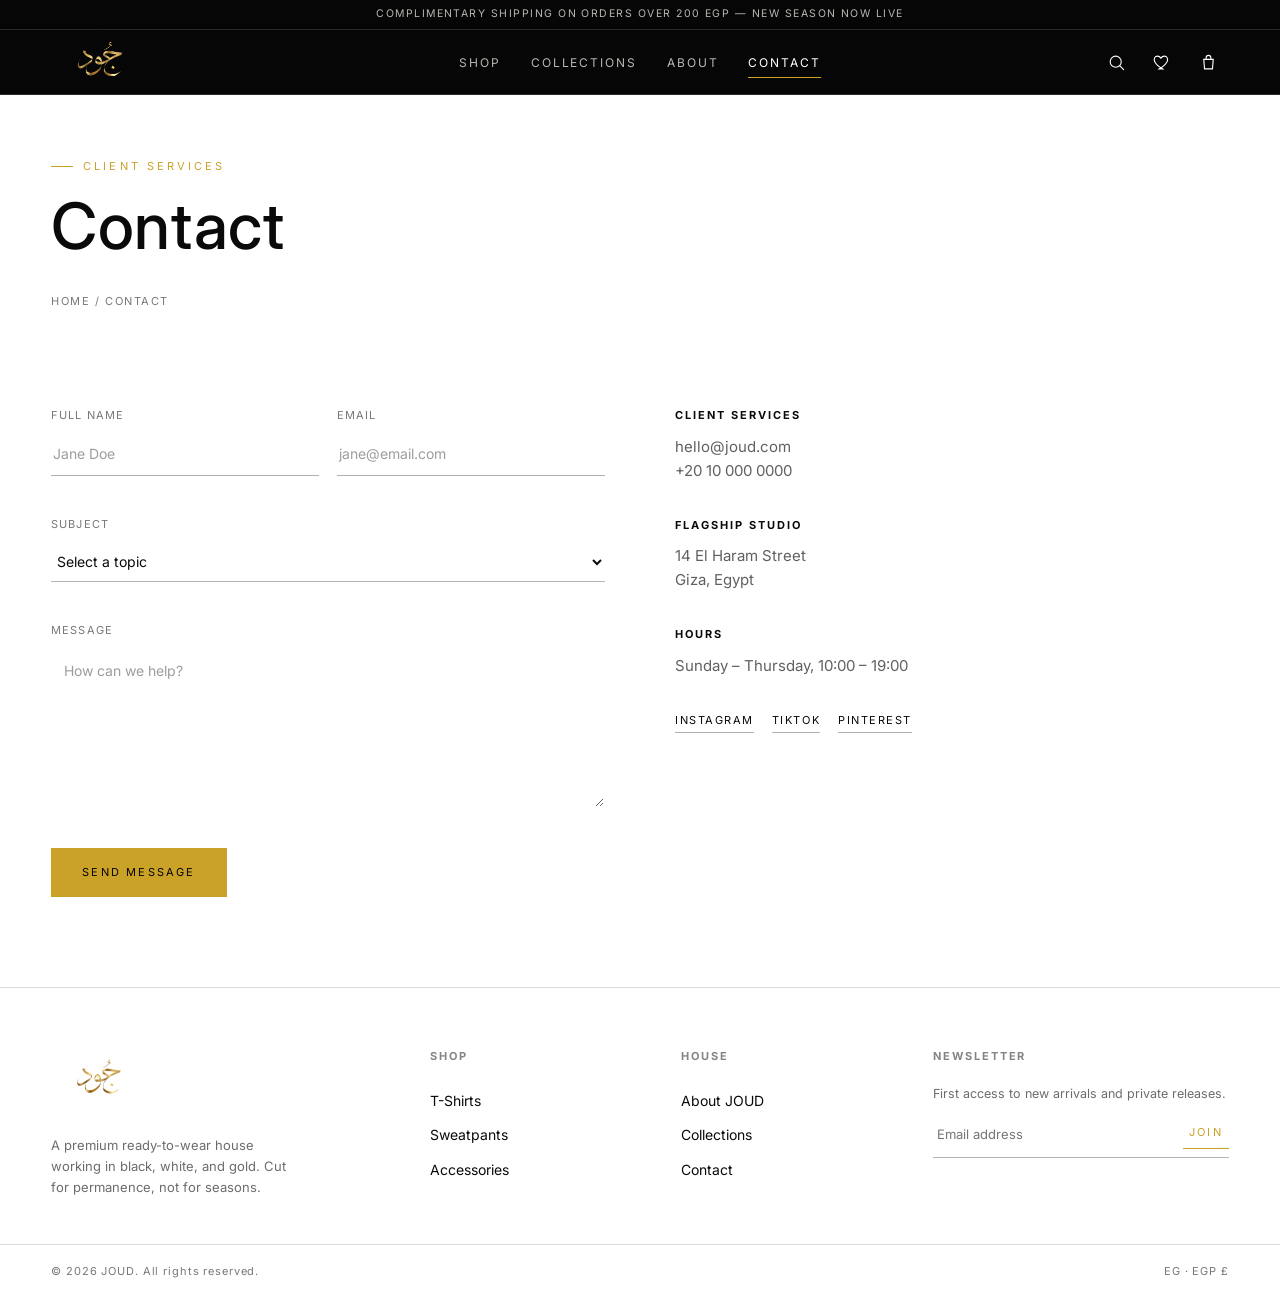
<file: contact.html>
<!doctype html>
<html lang="en">
<head>
<meta charset="UTF-8" />
<meta name="viewport" content="width=device-width, initial-scale=1.0" />
<title>Contact — JOUD</title>
<link rel="stylesheet" href="css/style.css" />
</head>
<body class="on-light">

<header class="site-header" id="site-header"></header>

<main id="main">
  <div class="page-header">
    <p class="eyebrow">Client Services</p>
    <h1 class="page-title">Contact</h1>
    <p class="breadcrumb"><a href="index.html">Home</a> / Contact</p>
  </div>

  <div class="contact-layout">
    <div>
      <form id="contact-form" novalidate>
        <div class="form-row">
          <div class="form-field" data-field="name">
            <label for="c-name">Full Name</label>
            <input id="c-name" name="name" type="text" placeholder="Jane Doe" />
            <span class="field-error"></span>
          </div>
          <div class="form-field" data-field="email">
            <label for="c-email">Email</label>
            <input id="c-email" name="email" type="email" placeholder="jane@email.com" />
            <span class="field-error"></span>
          </div>
        </div>
        <div class="form-field" data-field="subject" style="margin-bottom:18px;">
          <label for="c-subject">Subject</label>
          <select id="c-subject" name="subject">
            <option value="">Select a topic</option>
            <option>Order Support</option>
            <option>Returns &amp; Exchanges</option>
            <option>Wholesale Inquiry</option>
            <option>Press</option>
            <option>Other</option>
          </select>
          <span class="field-error"></span>
        </div>
        <div class="form-field" data-field="message" style="margin-bottom:18px;">
          <label for="c-message">Message</label>
          <textarea id="c-message" name="message" rows="6" placeholder="How can we help?" style="border:1px solid var(--line-strong); padding:12px; font-size:14px; resize:vertical;  color:black;"></textarea>
          <span class="field-error"></span>
        </div>
        <button type="submit" class="btn btn-gold">Send Message</button>
      </form>
    </div>

    <div>
      <div class="contact-info-block" data-reveal>
        <h4>Client Services</h4>
        <a href="mailto:hello@joud.com">hello@joud.com</a>
        <a href="tel:+201000000000">+20 10 000 0000</a>
      </div>
      <div class="contact-info-block" data-reveal>
        <h4>Flagship Studio</h4>
        <p>14 El Haram Street</p>
        <p>Giza, Egypt</p>
      </div>
      <div class="contact-info-block" data-reveal>
        <h4>Hours</h4>
        <p>Sunday – Thursday, 10:00 – 19:00</p>
      </div>
      <div class="social-row" data-reveal>
        <a href="#">Instagram</a>
        <a href="#">TikTok</a>
        <a href="#">Pinterest</a>
      </div>
    </div>
  </div>
</main>

<footer class="site-footer" id="site-footer"></footer>
<div id="site-overlays"></div>

<script src="js/data.js"></script>
<script src="js/cart.js"></script>
<script src="js/layout.js"></script>
<script>
  injectLayout("contact");
  initScrollReveal();

  // Brand's WhatsApp number (digits only, country code included, no "+")
  const WHATSAPP_NUMBER = "201033515073";

  const form = document.getElementById("contact-form");

  function setFieldError(field, message) {
    const wrap = form.querySelector(`[data-field="${field}"]`);
    wrap.classList.toggle("has-error", !!message);
    wrap.querySelector(".field-error").textContent = message || "";
  }

  function validateContact() {
    let valid = true;
    const name = form.name.value.trim();
    const email = form.email.value.trim();
    const subject = form.subject.value;
    const message = form.message.value.trim();

    if (!name) { setFieldError("name", "Please enter your name."); valid = false; }
    else setFieldError("name", "");

    if (!email) { setFieldError("email", "Please enter your email."); valid = false; }
    else if (!/^[^\s@]+@[^\s@]+\.[^\s@]+$/.test(email)) { setFieldError("email", "Enter a valid email address."); valid = false; }
    else setFieldError("email", "");

    if (!subject) { setFieldError("subject", "Please select a topic."); valid = false; }
    else setFieldError("subject", "");

    if (!message || message.length < 10) { setFieldError("message", "Message should be at least 10 characters."); valid = false; }
    else setFieldError("message", "");

    return valid;
  }

  form.addEventListener("submit", (e) => {
    e.preventDefault();
    if (!validateContact()) {
      showToast("Please check the highlighted fields");
      return;
    }

    const name = form.name.value.trim();
    const email = form.email.value.trim();
    const subject = form.subject.value;
    const message = form.message.value.trim();

    const whatsappMessage =
      "New message from the JOUD website:\n\n" +
      "Name: " + name + "\n" +
      "Email: " + email + "\n" +
      "Subject: " + subject + "\n" +
      "Message: " + message;

    const whatsappUrl = "https://wa.me/" + WHATSAPP_NUMBER + "?text=" + encodeURIComponent(whatsappMessage);

    showToast("Redirecting you to WhatsApp");
    form.reset();
    window.location.href = whatsappUrl;
  });
</script>
</body>
</html>
</file>
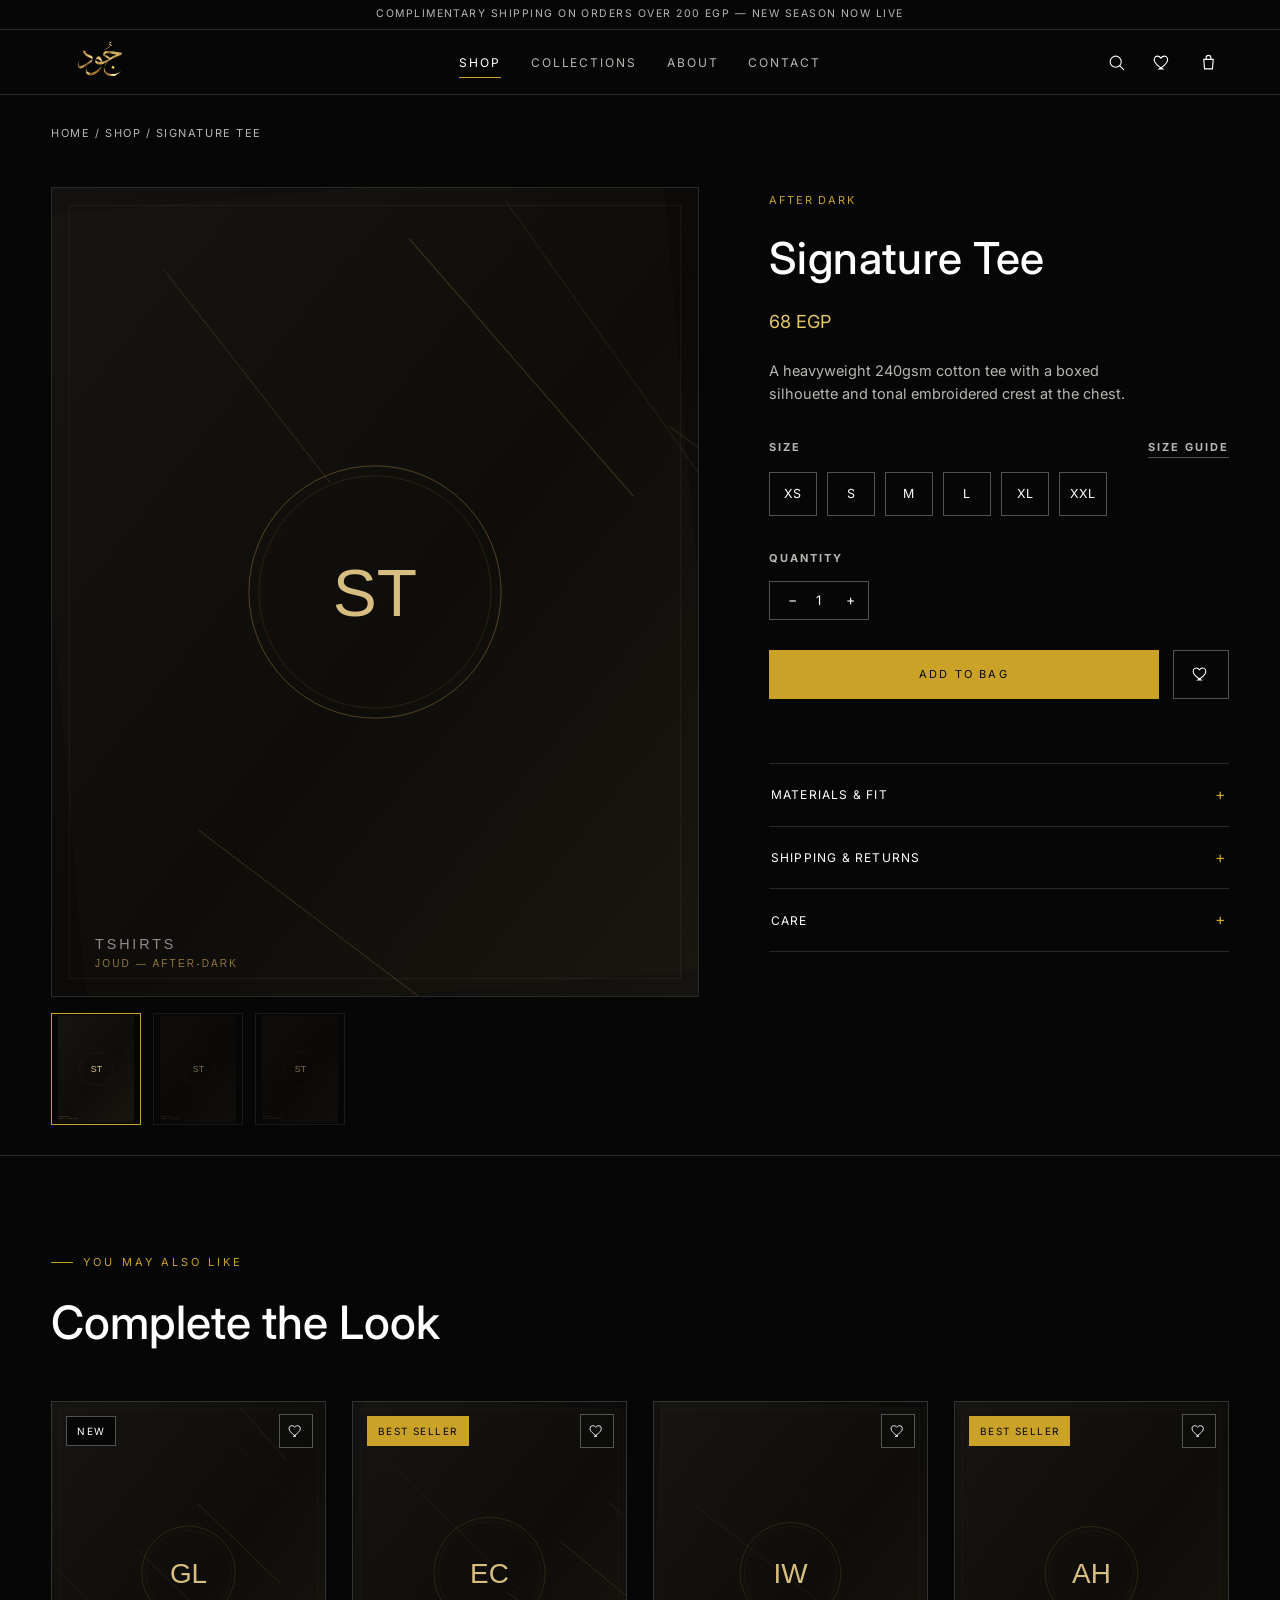
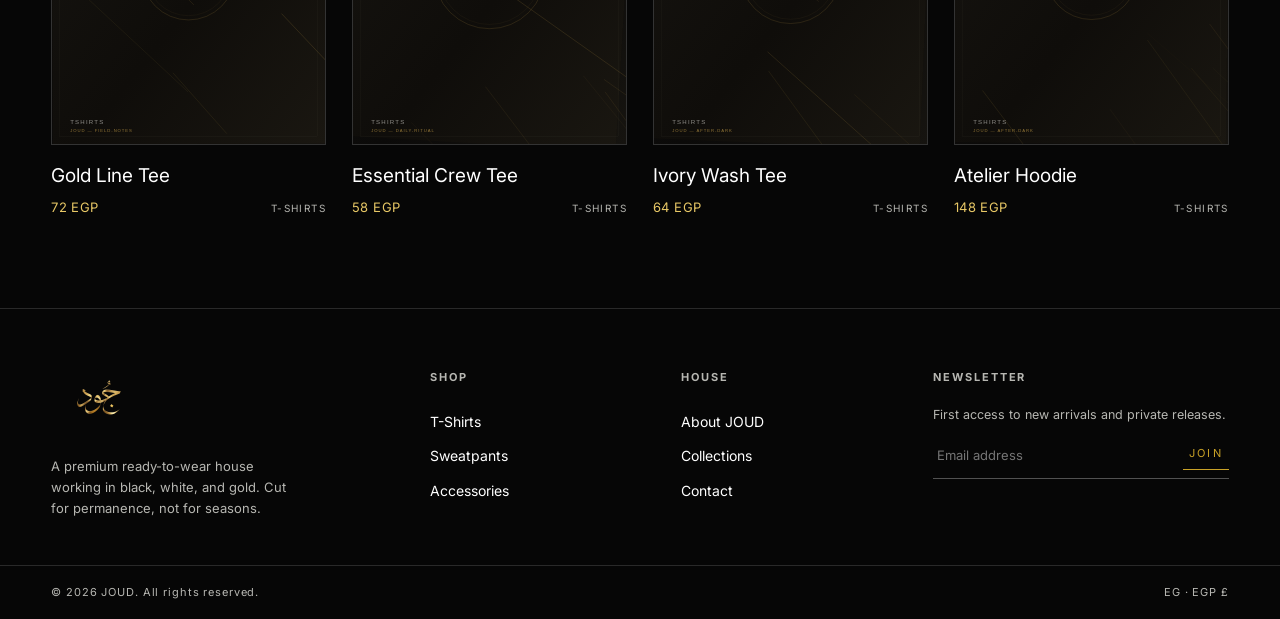
<file: product.html>
<!doctype html>
<html lang="en">
<head>
<meta charset="UTF-8" />
<meta name="viewport" content="width=device-width, initial-scale=1.0" />
<title id="page-title">Product — JOUD</title>
<link rel="stylesheet" href="css/style.css" />
</head>
<body>

<header class="site-header" id="site-header"></header>

<main id="main">
  <p class="breadcrumb" style="max-width: var(--container); margin: 30px auto 0; padding: 0 var(--gutter);">
    <a href="index.html">Home</a> / <a href="shop.html">Shop</a> / <span id="crumb-name"></span>
  </p>

  <div class="product-detail" id="product-detail">
    <!-- GALLERY -->
    <div>
      <div class="gallery-main">
        <img id="gallery-main-img" src="" alt="" />
      </div>
      <div class="gallery-thumbs" id="gallery-thumbs"></div>
    </div>

    <!-- INFO -->
    <div>
      <p class="pd-collection"><a id="pd-collection-link" href="#"></a></p>
      <h1 class="pd-name" id="pd-name"></h1>
      <p class="pd-price" id="pd-price"></p>
      <p class="pd-desc" id="pd-desc"></p>

      <div class="pd-block">
        <h4>Size <a href="#" class="size-guide-link" id="size-guide-toggle">Size Guide</a></h4>
        <div class="size-grid" id="size-grid"></div>
      </div>

      <div class="pd-block">
        <h4>Quantity</h4>
        <div class="qty-row">
          <div class="qty-stepper" style="margin-top:0;">
            <button class="qty-btn" id="pd-qty-down" aria-label="Decrease quantity">&minus;</button>
            <span class="qty-value" id="pd-qty-value">1</span>
            <button class="qty-btn" id="pd-qty-up" aria-label="Increase quantity">+</button>
          </div>
        </div>
      </div>

      <div class="pd-actions">
        <button class="btn btn-gold" id="pd-add-to-cart">Add to Bag</button>
        <button class="pd-wish-btn" id="pd-wish-btn" aria-label="Save to wishlist">
          <svg viewBox="0 0 24 24" width="18" height="18"><path d="M12 20s-7.5-4.6-9.8-9C.6 7.4 2.2 4 5.6 4c2 0 3.4 1 4.4 2.4C11 5 12.4 4 14.4 4c3.4 0 5 3.4 3.4 7-2.3 4.4-9.8 9-9.8 9z"/></svg>
        </button>
      </div>
      <p class="form-error" id="pd-error"></p>

      <div class="accordion">
        <div class="accordion-item">
          <button class="accordion-trigger" data-accordion>Materials &amp; Fit <span class="plus">+</span></button>
          <div class="accordion-panel"><div class="accordion-panel-inner">Constructed from premium heavyweight cloth true to the JOUD standard. Fits true to size — size up for an oversized silhouette.</div></div>
        </div>
        <div class="accordion-item">
          <button class="accordion-trigger" data-accordion>Shipping &amp; Returns <span class="plus">+</span></button>
          <div class="accordion-panel"><div class="accordion-panel-inner">Complimentary standard shipping on orders over 200 EGP. Returns accepted within 30 days in original condition.</div></div>
        </div>
        <div class="accordion-item">
          <button class="accordion-trigger" data-accordion>Care <span class="plus">+</span></button>
          <div class="accordion-panel"><div class="accordion-panel-inner">Cold machine wash, inside out. Do not bleach. Tumble dry low or lay flat to preserve shape and finish.</div></div>
        </div>
      </div>
    </div>
  </div>

  <section class="section">
    <div class="container">
      <div class="section-head" data-reveal>
        <div>
          <p class="eyebrow">You May Also Like</p>
          <h2 class="section-title">Complete the Look</h2>
        </div>
      </div>
      <div class="product-grid" id="related-grid"></div>
    </div>
  </section>
</main>

<footer class="site-footer" id="site-footer"></footer>
<div id="site-overlays"></div>

<script src="js/data.js"></script>
<script src="js/cart.js"></script>
<script src="js/layout.js"></script>
<script>
  injectLayout("shop");

  const params = new URLSearchParams(location.search);
  const productId = params.get("id");
  let product = getProductById(productId) || PRODUCTS[0];
  let selectedSize = null;
  let qty = 1;
  let activeImg = 0;

  function renderProduct() {
    document.title = product.name + " — JOUD";
    document.getElementById("crumb-name").textContent = product.name;
    document.getElementById("gallery-main-img").src = product.images[activeImg];
    document.getElementById("gallery-main-img").alt = product.name;

    document.getElementById("gallery-thumbs").innerHTML = product.images.map((img, i) => `
      <button class="gallery-thumb ${i === activeImg ? "is-active" : ""}" data-thumb="${i}" aria-label="View image ${i+1}">
        <img src="${img}" alt="" />
      </button>`).join("");

    const coll = COLLECTIONS.find(c => c.id === product.collection);
    document.getElementById("pd-collection-link").textContent = coll ? coll.name : "";
    document.getElementById("pd-collection-link").href = "collections.html?collection=" + product.collection;

    document.getElementById("pd-name").textContent = product.name;
    document.getElementById("pd-price").textContent = formatPrice(product.price);
    document.getElementById("pd-desc").textContent = product.desc;

    document.getElementById("size-grid").innerHTML = product.sizes.map(s => `
      <button class="size-btn ${selectedSize === s ? "is-selected" : ""}" data-size="${s}">${s}</button>`).join("");

    document.getElementById("pd-qty-value").textContent = qty;

    const wishBtn = document.getElementById("pd-wish-btn");
    wishBtn.classList.toggle("is-active", Store.isWishlisted(product.id));

    document.getElementById("related-grid").innerHTML = getRelatedProducts(product).map(productCardHTML).join("");
    bindProductCardEvents();
    initScrollReveal();
  }

  document.getElementById("gallery-thumbs").addEventListener("click", (e) => {
    const btn = e.target.closest("[data-thumb]");
    if (!btn) return;
    activeImg = +btn.getAttribute("data-thumb");
    renderProduct();
  });

  document.getElementById("size-grid").addEventListener("click", (e) => {
    const btn = e.target.closest("[data-size]");
    if (!btn) return;
    selectedSize = btn.getAttribute("data-size");
    document.getElementById("pd-error").textContent = "";
    renderProduct();
  });

  document.getElementById("pd-qty-up").addEventListener("click", () => { qty++; renderProduct(); });
  document.getElementById("pd-qty-down").addEventListener("click", () => { qty = Math.max(1, qty - 1); renderProduct(); });

  document.getElementById("pd-add-to-cart").addEventListener("click", () => {
    if (!selectedSize) {
      document.getElementById("pd-error").textContent = "Please select a size before adding to bag.";
      return;
    }
    Store.addToCart(product.id, selectedSize, qty);
    showToast(product.name + " added to bag");
    renderCartDrawer();
    openDrawer("cart-drawer");
  });

  document.getElementById("pd-wish-btn").addEventListener("click", () => {
    const nowSaved = Store.toggleWishlist(product.id);
    showToast(nowSaved ? "Saved to wishlist" : "Removed from wishlist");
    renderProduct();
  });

  document.getElementById("size-guide-toggle").addEventListener("click", (e) => {
    e.preventDefault();
    showToast("JOUD fits true to size — size up for oversized");
  });

  document.querySelectorAll("[data-accordion]").forEach((trigger) => {
    trigger.addEventListener("click", () => {
      const item = trigger.closest(".accordion-item");
      const panel = item.querySelector(".accordion-panel");
      const isOpen = item.classList.contains("is-open");
      document.querySelectorAll(".accordion-item").forEach(i => {
        i.classList.remove("is-open");
        i.querySelector(".accordion-panel").style.maxHeight = null;
      });
      if (!isOpen) {
        item.classList.add("is-open");
        panel.style.maxHeight = panel.scrollHeight + "px";
      }
    });
  });

  renderProduct();
</script>
</body>
</html>
</file>
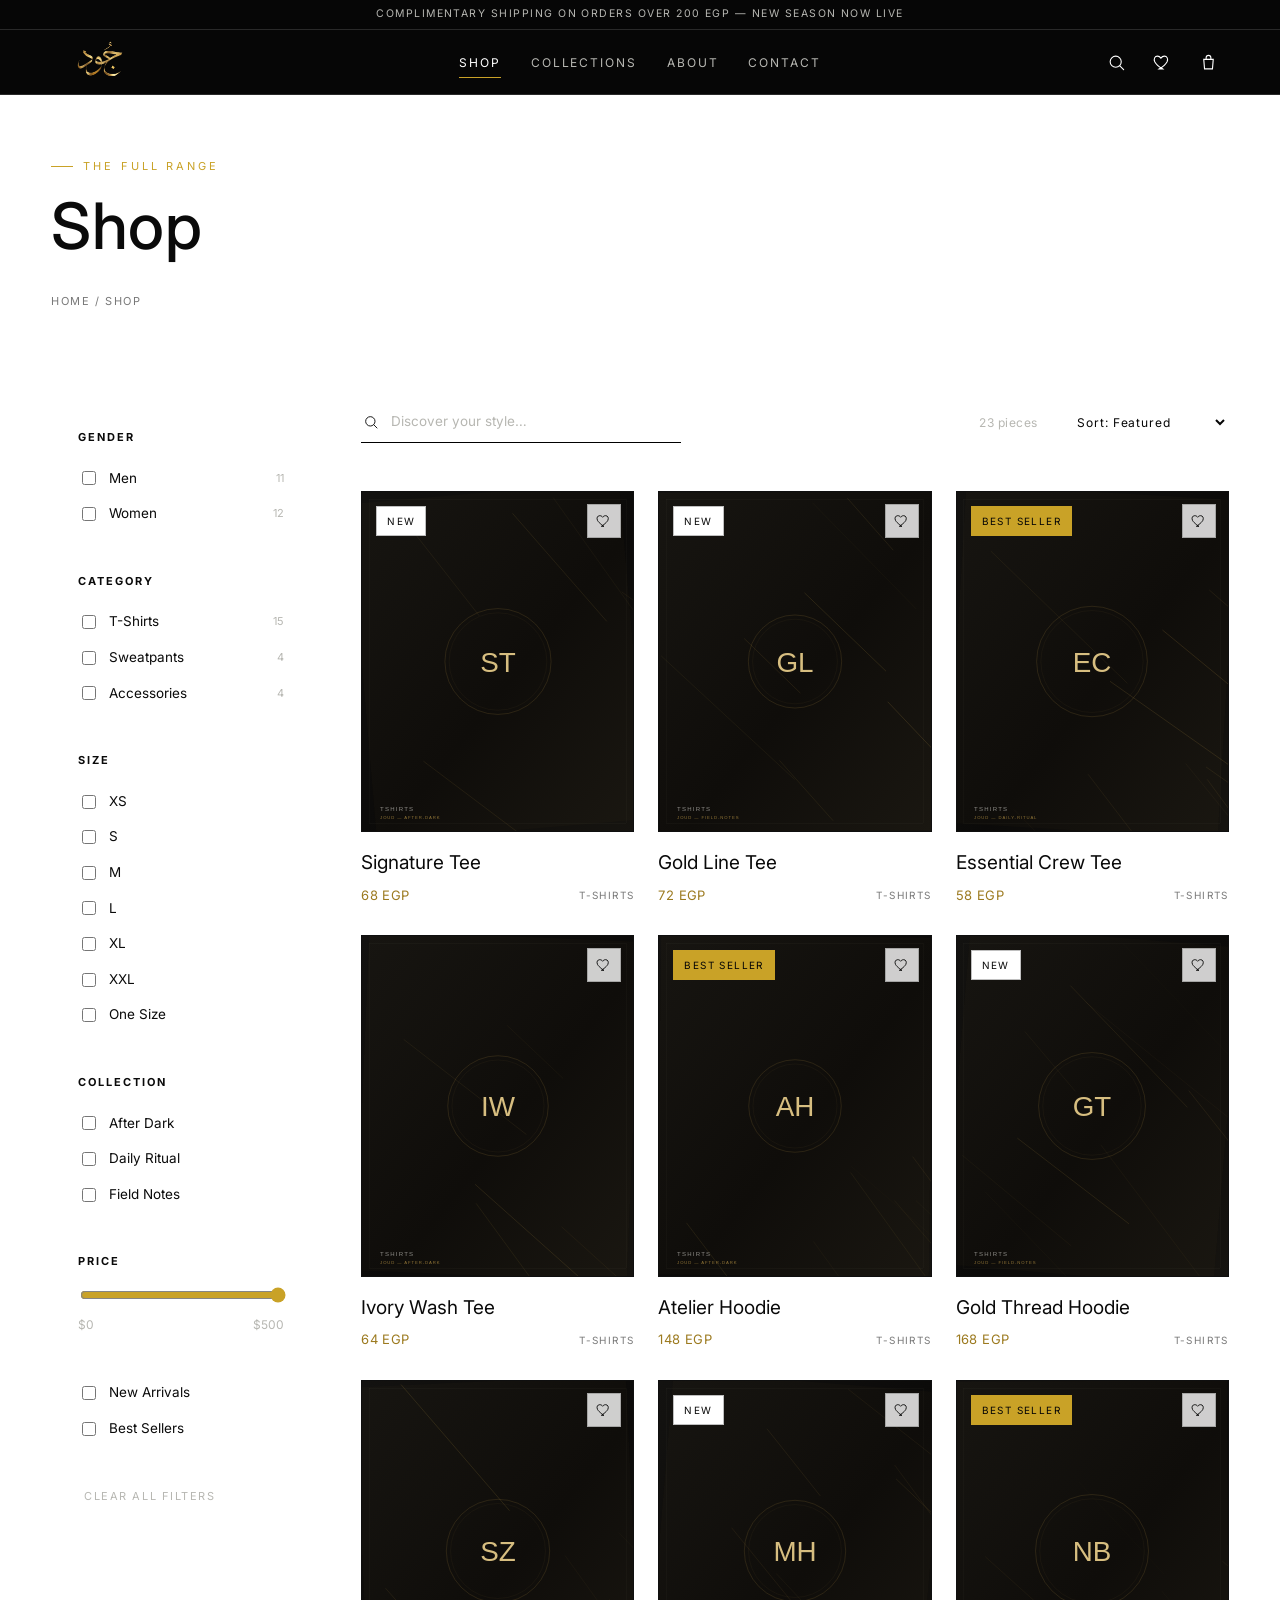
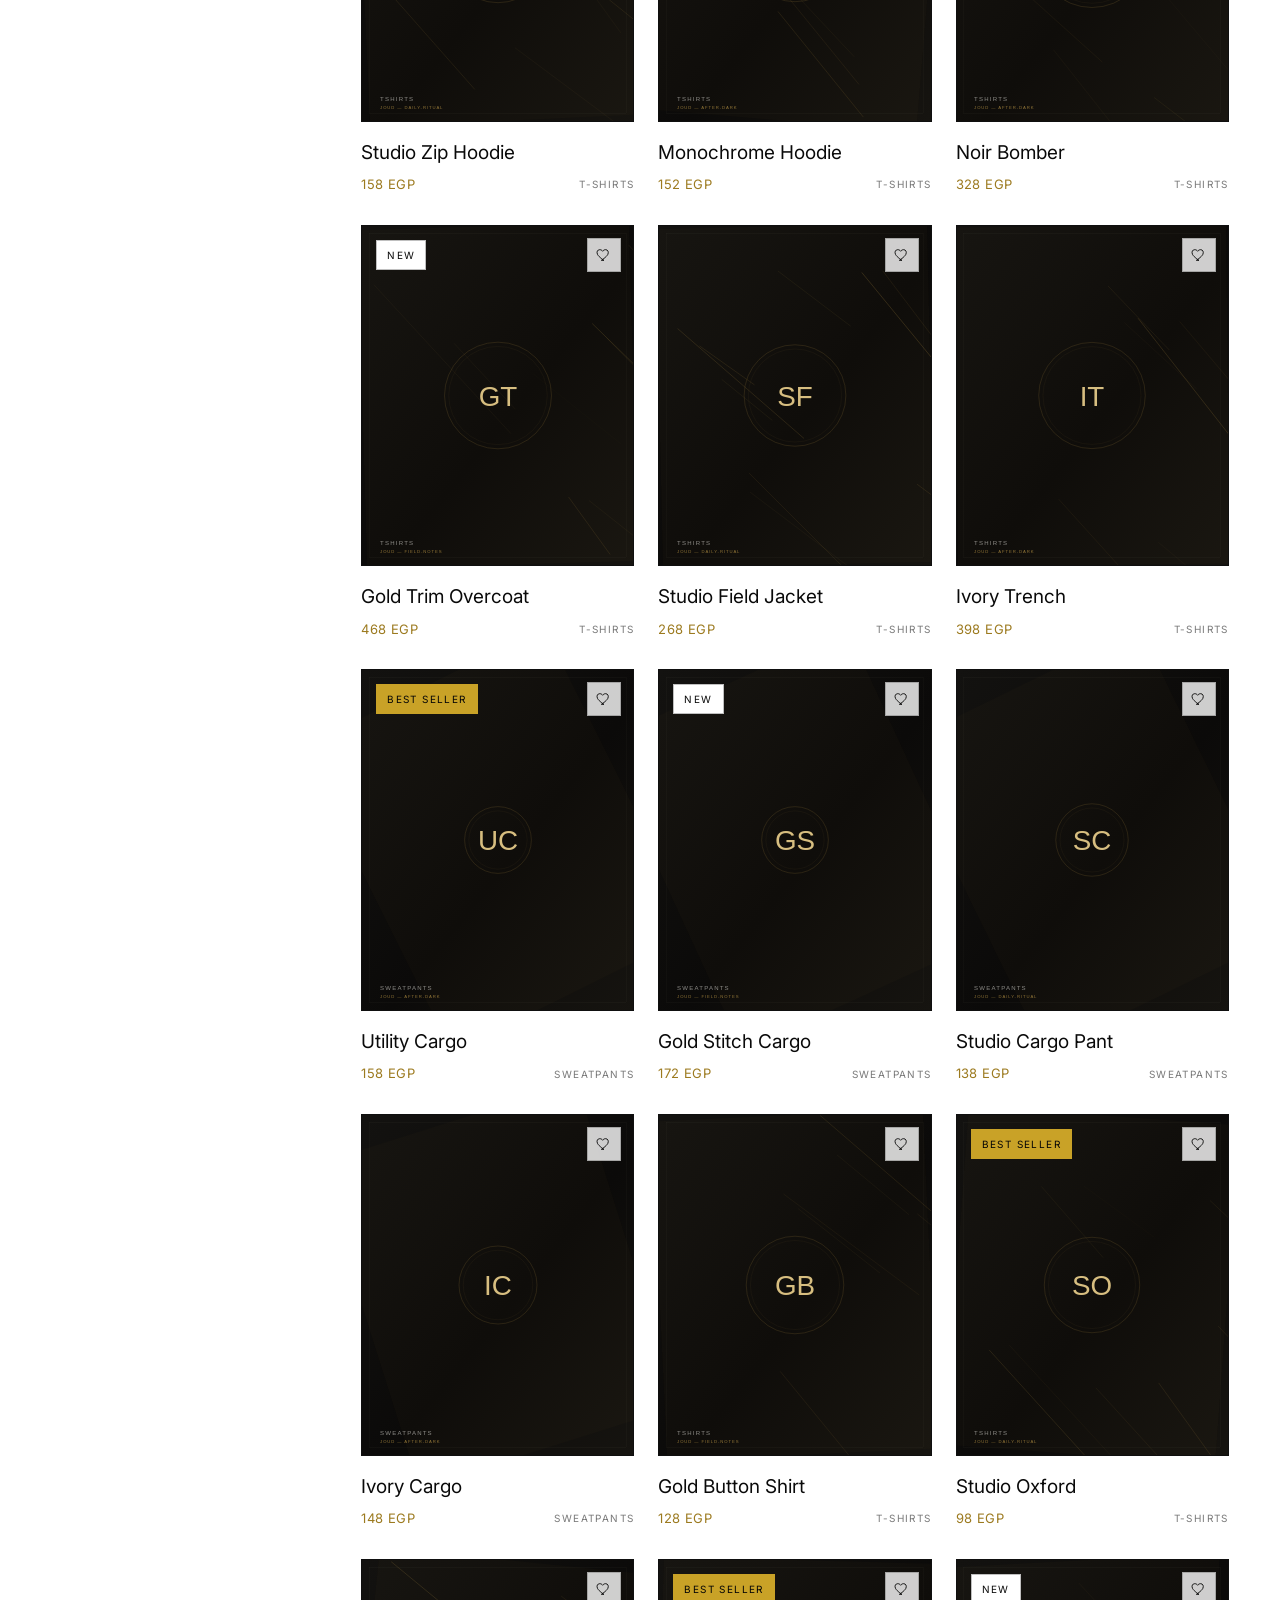
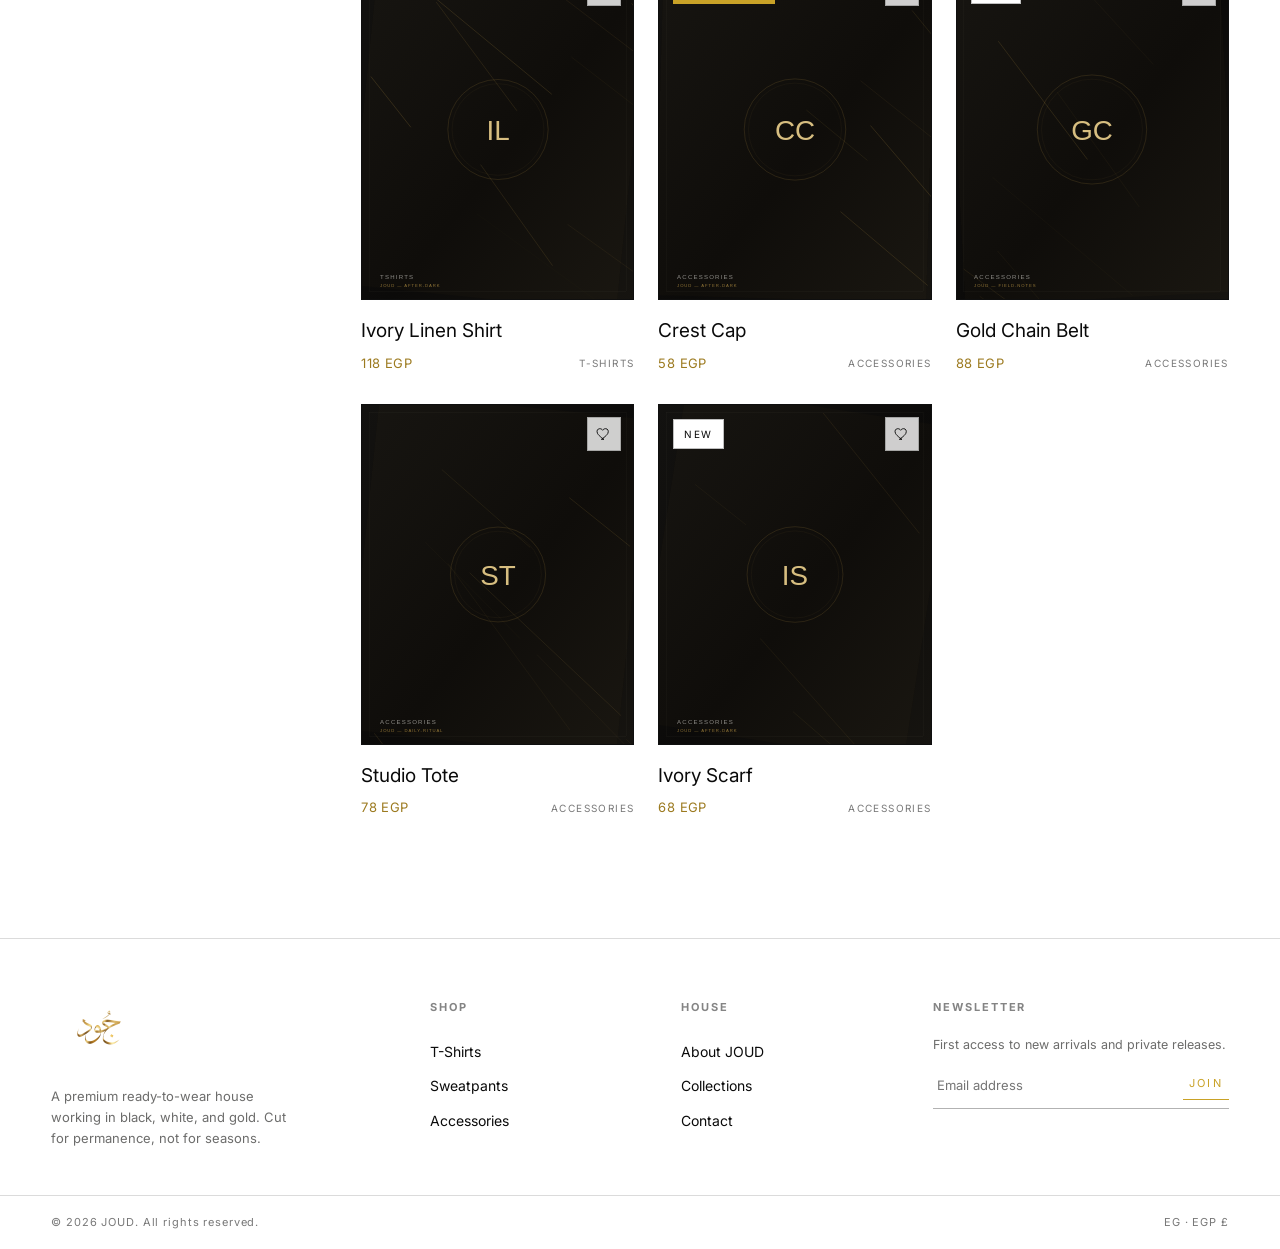
<file: shop.html>
<!doctype html>
<html lang="en">
<head>
<meta charset="UTF-8" />
<meta name="viewport" content="width=device-width, initial-scale=1.0" />
<title>Shop — JOUD</title>
<meta name="description" content="Shop the full JOUD catalog: T-Shirts, Sweatpants, and Accessories." />
<link rel="stylesheet" href="css/style.css" />
</head>
<body class="on-light">

<header class="site-header" id="site-header"></header>

<main id="main">
  <div class="page-header">
    <p class="eyebrow">The Full Range</p>
    <h1 class="page-title">Shop</h1>
    <p class="breadcrumb"><a href="index.html">Home</a> / Shop</p>
  </div>

  <div class="container" style="padding-top:50px; padding-bottom:120px;">
    <div class="shop-layout">

      <!-- FILTERS -->
      <aside class="filters" id="filters">
        <div class="filter-group">
          <h4>Gender</h4>
          <div id="filter-genders"></div>
        </div>
        <div class="filter-group">
          <h4>Category</h4>
          <div id="filter-categories"></div>
        </div>
        <div class="filter-group">
          <h4>Size</h4>
          <div id="filter-sizes"></div>
        </div>
        <div class="filter-group">
          <h4>Collection</h4>
          <div id="filter-collections"></div>
        </div>
        <div class="filter-group">
          <h4>Price</h4>
          <div class="price-range">
            <input type="range" id="price-max" min="0" max="500" step="10" value="500" />
            <div class="price-range-value"><span>$0</span><span id="price-max-label">$500</span></div>
          </div>
        </div>
        <div class="filter-group">
          <label class="filter-option">
            <input type="checkbox" id="filter-new" />
            <span>New Arrivals</span>
          </label>
          <label class="filter-option">
            <input type="checkbox" id="filter-bestseller" />
            <span>Best Sellers</span>
          </label>
        </div>
        <button class="clear-filters" id="clear-filters">Clear All Filters</button>
      </aside>

      <!-- RESULTS -->
      <div>
        <div class="shop-toolbar">
          <div class="shop-search">
            <svg viewBox="0 0 24 24" width="16" height="16"><circle cx="11" cy="11" r="7" fill="none" stroke="currentColor" stroke-width="1.4"/><line x1="16.2" y1="16.2" x2="21" y2="21" stroke="currentColor" stroke-width="1.4" stroke-linecap="round"/></svg>
            <input type="text" id="shop-search-input" placeholder="Discover your style&hellip;" />
          </div>
          <div style="display:flex; align-items:center; gap:20px;">
            <span class="result-count" id="result-count"></span>
            <select class="sort-select" id="sort-select">
              <option value="featured">Sort: Featured</option>
              <option value="price-asc">Price: Low to High</option>
              <option value="price-desc">Price: High to Low</option>
              <option value="name-asc">Name: A–Z</option>
              <option value="new">New Arrivals First</option>
            </select>
          </div>
        </div>

        <div class="active-chips" id="active-chips"></div>

        <div class="shop-grid" id="shop-grid"></div>
        <div class="shop-empty" id="shop-empty" style="display:none;">
          <h3>No pieces match your filters</h3>
          <p>Try clearing a filter or searching a different term.</p>
        </div>
      </div>
    </div>
  </div>
</main>

<footer class="site-footer" id="site-footer"></footer>
<div id="site-overlays"></div>

<script src="js/data.js"></script>
<script src="js/cart.js"></script>
<script src="js/layout.js"></script>
<script>
  injectLayout("shop");

  const params = new URLSearchParams(location.search);

  const state = {
    query: params.get("q") || "",
    categories: params.get("category") ? [params.get("category")] : [],
    collections: params.get("collection") ? [params.get("collection")] : [],
    genders: params.get("gender") ? [params.get("gender")] : [],
    sizes: [],
    priceMax: 500,
    onlyNew: params.get("filter") === "new",
    onlyBestSeller: params.get("filter") === "bestseller",
    sort: "featured",
  };

  const allSizes = ["XS","S","M","L","XL","XXL","One Size"];

  function renderFilterControls() {
    document.getElementById("filter-genders").innerHTML = GENDERS.map(g => `
      <label class="filter-option">
        <input type="checkbox" value="${g.id}" data-filter="gender" ${state.genders.includes(g.id) ? "checked" : ""}/>
        <span>${g.name}</span>
        <em>${PRODUCTS.filter(p=>p.gender===g.id).length}</em>
      </label>`).join("");

    document.getElementById("filter-categories").innerHTML = CATEGORIES.map(c => `
      <label class="filter-option">
        <input type="checkbox" value="${c.id}" data-filter="category" ${state.categories.includes(c.id) ? "checked" : ""}/>
        <span>${c.name}</span>
        <em>${PRODUCTS.filter(p=>p.category===c.id).length}</em>
      </label>`).join("");

    document.getElementById("filter-sizes").innerHTML = allSizes.map(s => `
      <label class="filter-option">
        <input type="checkbox" value="${s}" data-filter="size" ${state.sizes.includes(s) ? "checked" : ""}/>
        <span>${s}</span>
      </label>`).join("");

    document.getElementById("filter-collections").innerHTML = COLLECTIONS.map(c => `
      <label class="filter-option">
        <input type="checkbox" value="${c.id}" data-filter="collection" ${state.collections.includes(c.id) ? "checked" : ""}/>
        <span>${c.name}</span>
      </label>`).join("");

    document.getElementById("filter-new").checked = state.onlyNew;
    document.getElementById("filter-bestseller").checked = state.onlyBestSeller;
    document.getElementById("shop-search-input").value = state.query;
    document.getElementById("price-max").value = state.priceMax;
    document.getElementById("price-max-label").textContent = "$" + state.priceMax;
  }

  function getFiltered() {
    let list = PRODUCTS.slice();
    if (state.query.trim()) {
      const q = state.query.trim().toLowerCase();
      list = list.filter(p => p.name.toLowerCase().includes(q) || p.category.includes(q) || p.collection.includes(q));
    }
    if (state.genders.length) list = list.filter(p => state.genders.includes(p.gender));
    if (state.categories.length) list = list.filter(p => state.categories.includes(p.category));
    if (state.collections.length) list = list.filter(p => state.collections.includes(p.collection));
    if (state.sizes.length) list = list.filter(p => p.sizes.some(s => state.sizes.includes(s)));
    if (state.onlyNew) list = list.filter(p => p.isNew);
    if (state.onlyBestSeller) list = list.filter(p => p.isBestSeller);
    list = list.filter(p => p.price <= state.priceMax);

    switch (state.sort) {
      case "price-asc": list.sort((a,b)=>a.price-b.price); break;
      case "price-desc": list.sort((a,b)=>b.price-a.price); break;
      case "name-asc": list.sort((a,b)=>a.name.localeCompare(b.name)); break;
      case "new": list.sort((a,b)=>(b.isNew?1:0)-(a.isNew?1:0)); break;
      default: break;
    }
    return list;
  }

  function renderChips() {
    const chips = [];
    state.genders.forEach(id => chips.push({ label: GENDERS.find(g=>g.id===id)?.name, clear: () => { state.genders = state.genders.filter(g=>g!==id); }}));
    state.categories.forEach(id => chips.push({ label: CATEGORIES.find(c=>c.id===id)?.name, clear: () => { state.categories = state.categories.filter(c=>c!==id); }}));
    state.collections.forEach(id => chips.push({ label: COLLECTIONS.find(c=>c.id===id)?.name, clear: () => { state.collections = state.collections.filter(c=>c!==id); }}));
    state.sizes.forEach(s => chips.push({ label: "Size " + s, clear: () => { state.sizes = state.sizes.filter(x=>x!==s); }}));
    if (state.onlyNew) chips.push({ label: "New Arrivals", clear: () => { state.onlyNew = false; }});
    if (state.onlyBestSeller) chips.push({ label: "Best Sellers", clear: () => { state.onlyBestSeller = false; }});
    if (state.priceMax < 500) chips.push({ label: "Under $" + state.priceMax, clear: () => { state.priceMax = 500; }});
    if (state.query.trim()) chips.push({ label: '"' + state.query.trim() + '"', clear: () => { state.query = ""; }});

    const host = document.getElementById("active-chips");
    host.innerHTML = chips.map((c,i) => `<span class="chip" data-chip-index="${i}">${c.label} <button aria-label="Remove filter">&times;</button></span>`).join("");
    host.querySelectorAll(".chip button").forEach((btn, i) => {
      btn.addEventListener("click", () => { chips[i].clear(); renderAll(); });
    });
  }

  function renderGrid() {
    const list = getFiltered();
    const grid = document.getElementById("shop-grid");
    const empty = document.getElementById("shop-empty");
    document.getElementById("result-count").textContent = list.length + (list.length === 1 ? " piece" : " pieces");

    if (list.length === 0) {
      grid.innerHTML = "";
      empty.style.display = "block";
    } else {
      empty.style.display = "none";
      grid.innerHTML = list.map(productCardHTML).join("");
    }
    bindProductCardEvents();
    initScrollReveal();
  }

  function renderAll() {
    renderFilterControls();
    renderChips();
    renderGrid();
  }

  document.getElementById("filters").addEventListener("change", (e) => {
    const t = e.target;
    const kind = t.getAttribute("data-filter");
    if (kind === "gender") {
      state.genders = t.checked ? [...state.genders, t.value] : state.genders.filter(v=>v!==t.value);
    } else if (kind === "category") {
      state.categories = t.checked ? [...state.categories, t.value] : state.categories.filter(v=>v!==t.value);
    } else if (kind === "size") {
      state.sizes = t.checked ? [...state.sizes, t.value] : state.sizes.filter(v=>v!==t.value);
    } else if (kind === "collection") {
      state.collections = t.checked ? [...state.collections, t.value] : state.collections.filter(v=>v!==t.value);
    } else if (t.id === "filter-new") {
      state.onlyNew = t.checked;
    } else if (t.id === "filter-bestseller") {
      state.onlyBestSeller = t.checked;
    } else if (t.id === "price-max") {
      state.priceMax = +t.value;
      document.getElementById("price-max-label").textContent = "$" + state.priceMax;
    }
    renderAll();
  });

  document.getElementById("price-max").addEventListener("input", (e) => {
    document.getElementById("price-max-label").textContent = "$" + e.target.value;
  });

  document.getElementById("shop-search-input").addEventListener("input", (e) => {
    state.query = e.target.value;
    renderAll();
  });

  document.getElementById("sort-select").addEventListener("change", (e) => {
    state.sort = e.target.value;
    renderGrid();
  });

  document.getElementById("clear-filters").addEventListener("click", () => {
    state.query = ""; state.categories = []; state.collections = []; state.sizes = []; state.genders = [];
    state.priceMax = 500; state.onlyNew = false; state.onlyBestSeller = false;
    renderAll();
  });

  renderAll();
</script>
</body>
</html>
</file>
<file: css/style.css>
/* ==========================================================================
   JOUD — Design Tokens
   ========================================================================== */
@import url('https://fonts.googleapis.com/css2?family=Inter:wght@300;400;500;600;700&display=swap');

:root{
  --black:        #060606;
  --black-soft:   #111111;
  --black-elev:   #181818;
  --white:        #ffffff;
  --off:          #b7b7b2;
  --line:         rgba(255,255,255,.14);
  --line-strong:  rgba(255,255,255,.30);
  --gold:         #c9a227;
  --gold-light:   #e8c866;
  --gold-dim:     rgba(201,162,39,.35);

  --font-display: 'Inter', Georgia, serif;
  --font-body: 'Inter', 'Helvetica Neue', Arial, sans-serif;

  --ease: cubic-bezier(.16,.84,.44,1);
  --dur-s: .25s;
  --dur-m: .5s;
  --dur-l: .9s;

  --container: 1360px;
  --gutter: clamp(20px, 4vw, 64px);
  --header-h: 116px;
}

/* ==========================================================================
   Reset
   ========================================================================== */
*, *::before, *::after{ box-sizing: border-box; }
html{ scroll-behavior: smooth; }
body{
  margin:0;
  background: var(--black);
  color: var(--white);
  font-family: var(--font-body);
  font-size: 15px;
  line-height: 1.6;
  -webkit-font-smoothing: antialiased;
  overflow-x: hidden;
}
img{ max-width:100%; display:block; }
a{ color: inherit; text-decoration: none; }
button{ font: inherit; color: inherit; background: none; border: none; cursor: pointer; }
input, textarea, select{ font: inherit; color: inherit; background: none; border: none; }
ul{ list-style: none; margin:0; padding:0; }
h1,h2,h3,h4,p{ margin:0; }
.no-scroll{ overflow: hidden; }

::selection{ background: var(--gold); color: var(--black); }

:focus-visible{
  outline: 1.5px solid var(--gold);
  outline-offset: 3px;
}

.container{
  max-width: var(--container);
  margin: 0 auto;
  padding: 0 var(--gutter);
}

.eyebrow{
  font-family: var(--font-body);
  font-size: 11px;
  letter-spacing: .28em;
  text-transform: uppercase;
  color: var(--gold);
  display: inline-flex;
  align-items: center;
  gap: 10px;
}
.eyebrow::before{
  content:"";
  width: 22px; height: 1px;
  background: var(--gold);
}

h1, .h1{ font-family: var(--font-display); font-weight: 500; letter-spacing: .01em; }
h2, .h2{ font-family: var(--font-display); font-weight: 500; }
h3, .h3{ font-family: var(--font-display); font-weight: 500; }

/* ==========================================================================
   Buttons
   ========================================================================== */
.btn{
  display: inline-flex;
  align-items: center;
  justify-content: center;
  gap: 8px;
  padding: 15px 30px;
  font-size: 11px;
  letter-spacing: .2em;
  text-transform: uppercase;
  border: 1px solid var(--line-strong);
  transition: background var(--dur-s) var(--ease), color var(--dur-s) var(--ease), border-color var(--dur-s) var(--ease), transform var(--dur-s) var(--ease);
  white-space: nowrap;
}
.btn:active{ transform: scale(.97); }
.btn-gold{
  background: var(--gold);
  border-color: var(--gold);
  color: var(--black);
}
.btn-gold:hover{ background: var(--gold-light); border-color: var(--gold-light); }
.btn-dark{
  background: var(--black);
  border-color: var(--black);
  color: var(--white);
}
.btn-dark:hover{ background: var(--black-elev); }
.btn-ghost{
  background: transparent;
  color: var(--white);
  border-color: var(--line-strong);
}
.btn-ghost:hover{ border-color: var(--gold); color: var(--gold); }
.btn-block{ width: 100%; }
.btn-small{ padding: 9px 16px; font-size: 10px; margin-top: 10px; }
.btn[disabled]{ opacity: .4; cursor: not-allowed; }

.btn-underline{
  font-size: 11px;
  letter-spacing: .2em;
  text-transform: uppercase;
  color: var(--gold);
  border-bottom: 1px solid var(--gold);
  padding-bottom: 3px;
  transition: opacity var(--dur-s);
}
.btn-underline:hover{ opacity: .7; }

/* ==========================================================================
   Header
   ========================================================================== */
.site-header{
  position: sticky;
  top: 0;
  z-index: 60;
  background: var(--black);
  border-bottom: 1px solid var(--line);
}
.announce-bar{
  text-align:center;
  background: var(--black);
  border-bottom: 1px solid var(--line);
  padding: 6px 12px;
}
.announce-bar p{
  font-size: 10.5px;
  letter-spacing: .14em;
  text-transform: uppercase;
  color: var(--off);
}
.header-main{
  max-width: var(--container);
  margin: 0 auto;
  padding: 0 var(--gutter);
  height: 64px;
  display: grid;
  grid-template-columns: 1fr auto 1fr;
  align-items: center;
  gap: 20px;
}
.logo{
  display: inline-flex;
  align-items: baseline;
  gap: 10px;
  justify-self: start;
}
.logo-mark{
  font-family: var(--font-display);
  font-style: italic;
  font-size: 26px;
  color: var(--gold);
  border: 1px solid var(--gold-dim);
  border-radius: 50%;
  width: 34px; height: 34px;
  display: inline-flex; align-items:center; justify-content:center;
  line-height: 1;
}
.logo-word{
  font-family: var(--font-display);
  font-size: 24px;
  letter-spacing: .18em;
}
.logo-img{
  height: 65px;
  width: auto;
  display: block;
  object-fit: contain;
}
.logo-footer .logo-img{
  height: 64px;
}
.nav-primary{
  display: flex;
  gap: 30px;
  justify-self: center;
}
.nav-link{
  font-size: 12px;
  letter-spacing: .16em;
  text-transform: uppercase;
  position: relative;
  padding: 6px 0;
  color: var(--off);
  transition: color var(--dur-s);
}
.nav-link::after{
  content:"";
  position:absolute; left:0; right:100%; bottom:0;
  height:1px; background: var(--gold);
  transition: right var(--dur-m) var(--ease);
}
.nav-link:hover, .nav-link.is-active{ color: var(--white); }
.nav-link:hover::after, .nav-link.is-active::after{ right:0; }

.header-actions{
  display:flex;
  align-items:center;
  gap: 6px;
  justify-self: end;
}
.icon-btn{
  position: relative;
  width: 40px; height: 40px;
  display:inline-flex; align-items:center; justify-content:center;
  color: var(--white);
  transition: color var(--dur-s);
}
.icon-btn:hover{ color: var(--gold); }
.badge{
  position:absolute; top:2px; right:2px;
  min-width:15px; height:15px; padding: 0 3px;
  border-radius: 50%;
  background: var(--gold);
  color: var(--black);
  font-size: 9px; font-weight:600;
  display:flex; align-items:center; justify-content:center;
  opacity:0; transform: scale(.5);
  transition: opacity var(--dur-s), transform var(--dur-s);
}
.badge.is-visible{ opacity:1; transform: scale(1); }

.menu-toggle{ display:none; }
.burger{ display:inline-flex; flex-direction:column; gap:5px; width:20px; }
.burger span{ height:1px; background: var(--white); display:block; transition: transform var(--dur-s) var(--ease), opacity var(--dur-s); }
.menu-toggle.is-open .burger span:nth-child(1){ transform: translateY(6px) rotate(45deg); }
.menu-toggle.is-open .burger span:nth-child(2){ opacity:0; }
.menu-toggle.is-open .burger span:nth-child(3){ transform: translateY(-6px) rotate(-45deg); }

.mobile-menu{
  display:none;
  position: fixed;
  inset: 0;
  top: var(--header-h);
  background: var(--black);
  z-index: 55;
  transform: translateY(-8px);
  opacity: 0;
  pointer-events: none;
  transition: opacity var(--dur-m) var(--ease), transform var(--dur-m) var(--ease);
  overflow-y:auto;
}
.mobile-menu.is-open{ opacity:1; transform: translateY(0); pointer-events:auto; }
.mobile-menu nav{ display:flex; flex-direction:column; padding: 30px var(--gutter); }
.mobile-menu nav a{
  font-family: var(--font-display);
  font-size: 30px;
  padding: 16px 0;
  border-bottom: 1px solid var(--line);
}
.mobile-menu-foot{
  display:flex; flex-direction:column; gap:14px;
  padding: 20px var(--gutter) 50px;
}
.mobile-menu-foot a{ font-size:12px; letter-spacing:.14em; text-transform:uppercase; color: var(--off); }

/* ==========================================================================
   Hero
   ========================================================================== */
.hero{
  position: relative;
  min-height: 92vh;
  display: flex;
  align-items: flex-end;
  overflow: hidden;
  border-bottom: 1px solid var(--line);
  background:
  linear-gradient(rgba(0,0,0,.15), rgba(0,0,0,.30)),
  url("../assets/hero-bg.jpg") center center / cover no-repeat;
}
.hero-lines{
  position:absolute; inset:0;
  opacity:.5;
  pointer-events:none;
}
.hero-fashion-bg{
  position:absolute; inset:0;
  width:100%; height:100%;
  pointer-events:none;
}
.hero-seal{
  position:absolute;
  top: 14%;
  right: clamp(20px, 6vw, 90px);
  width: clamp(120px, 14vw, 190px);
  height: clamp(120px, 14vw, 190px);
  animation: spin 34s linear infinite;
}
@keyframes spin{ to{ transform: rotate(360deg); } }

.hero-inner{
  position: relative;
  width: 100%;
  padding: 56px var(--gutter) 56px;
  max-width: var(--container);
  margin: 0 auto;
  transform: translateY(-40px);
}
.hero-kicker{ margin-bottom: 22px; }
.hero-title{
  font-size: clamp(2rem, 3vw, 4rem);
  line-height: .95;
  letter-spacing: -.01em;
  max-width: 16ch;
  color: var(--white);
}
.hero-title em{
  font-style: italic;
  color: var(--gold);
}
.hero-title-white{ color: var(--white); }
.hero-sub{
  margin-top: 26px;
  max-width: 420px;
  color: var(--off);
  font-size: 15px;
}
.hero-actions{
  margin-top: 34px;
  display:flex;
  gap: 16px;
  flex-wrap: wrap;
}
.hero-scroll{
  position:absolute;
  right: var(--gutter);
  bottom: 40px;
  display:flex; align-items:center; gap:10px;
  font-size: 10px; letter-spacing:.2em; text-transform:uppercase; color: var(--off);
}
.hero-scroll-line{
  width:1px; height: 44px;
  background: linear-gradient(var(--gold), transparent);
}

/* Hero always sits on its own dark image, regardless of page theme */
.hero .btn-ghost{ color: var(--white); border-color: var(--white); }
.hero .btn-ghost:hover{ background: transparent; border-color: var(--white); color: var(--black); }

/* ==========================================================================
   Marquee
   ========================================================================== */
.marquee-band {
  width: 100%;
  overflow: hidden;
  background: #0a0a0a;
  border-top: 1px solid rgba(255, 255, 255, 0.10);
  border-bottom: 1px solid rgba(255, 255, 255, 0.10);
}

.marquee-track {
  display: flex;
  width: max-content;
  align-items: center;
  flex-shrink: 0;
  padding: 17px 0;
  white-space: nowrap;
  animation: marquee-scroll 20s linear infinite;
  will-change: transform;
}

.marquee-content {
  display: flex;
  align-items: center;
  flex-shrink: 0;
}

.marquee-content span {
  display: inline-block;
  flex-shrink: 0;
  padding: 0 27px;
  color: rgba(255, 255, 255, 0.82);
  font-family: var(--font-body, "Inter", sans-serif);
  font-size: 18px;
  font-style: normal;
  font-weight: 500;
  line-height: 1;
  letter-spacing: 0.16em;
  text-transform: uppercase;
}

.marquee-content i {
  display: inline-block;
  flex-shrink: 0;
  color: rgba(255, 255, 255, 0.82);
  font-size: 7px;
  font-style: normal;
  line-height: 1;
}

@keyframes marquee-scroll {
  from {
    transform: translate3d(0, 0, 0);
  }
  to {
    transform: translate3d(-50%, 0, 0);
  }
}

@media (max-width: 600px) {
  .marquee-track {
    padding: 14px 0;
    animation-duration: 16s;
  }

  .marquee-content span {
    padding: 0 18px;
    font-size: 13px;
    letter-spacing: 0.13em;
  }

  .marquee-content i {
    font-size: 6px;
  }
}

@media (prefers-reduced-motion: reduce) {
  .marquee-track {
    animation: none;
  }
}

/* ==========================================================================
   Section scaffolding
   ========================================================================== */
.section{ padding: 90px 0; }
.section-tight{ padding: 55px 0; }
.section,
.newsletter-band{ border-top: 1px solid var(--line); }
.section-head{
  display:flex;
  justify-content: space-between;
  align-items: flex-end;
  gap: 20px;
  margin-bottom: 42px;
}
.section-title{
  font-size: clamp(30px, 4vw, 46px);
  margin-top: 14px;
}
.section-link{
  font-size: 11px;
  letter-spacing: .18em;
  text-transform: uppercase;
  border-bottom: 1px solid var(--line-strong);
  padding-bottom: 4px;
  transition: border-color var(--dur-s), color var(--dur-s);
}
.section-link:hover{ color: var(--gold); border-color: var(--gold); }

[data-reveal]{
  opacity: 0;
  transform: translateY(26px);
  transition: opacity .8s var(--ease), transform .8s var(--ease);
}
[data-reveal].is-visible{ opacity:1; transform: translateY(0); }

/* ==========================================================================
   Light (white) section variant — used for New Arrivals, Collections,
   and the Shop By (Men/Women) section per brand refresh.
   ========================================================================== */
.on-light{
  background: var(--white);
  color: var(--black);
}
.on-light .eyebrow{ color: var(--gold); }
.on-light .section-title{ color: #0a0a0a; }
.on-light .section-link{ color: #0a0a0a; border-bottom-color: rgba(0,0,0,.3); }
.on-light .section-link:hover{ color: var(--gold); border-bottom-color: var(--gold); }

.on-light .product-card-media,
.on-light .category-tile,
.on-light .collection-card{ border-color: rgba(0,0,0,.12); }

.on-light .product-card-name{ color: #0a0a0a; }
.on-light .product-card-name:hover{ color: var(--gold); }
.on-light .product-card-price{ color: #9c7a1f; }
.on-light .product-card-cat{ color: rgba(10,10,9,.55); }

.on-light .card-tag{ background: var(--white); border-color: rgba(0,0,0,.25); color: #0a0a0a; }
.on-light .card-tag-gold{ background: var(--gold); color: var(--black); border-color: var(--gold); }

.on-light .wish-btn{ background: rgba(255,255,255,.8); border-color: rgba(0,0,0,.2); color: #0a0a0a; }
.on-light .wish-btn:hover{ border-color: var(--gold); color: var(--gold); }
.on-light .wish-btn.is-active{ color: var(--gold); border-color: var(--gold); }

.on-light .category-tile span{
  border-color: rgba(255,255,255,.5);
  background: rgba(10,10,9,.55);
  color: #f6f4ee;
}

/* ==========================================================================
   Site-wide light theme — applied via body.on-light on Home, Collections,
   About and Contact. Header/nav intentionally stays on the dark theme for
   consistent branding; Shop, Product and Checkout keep the original dark
   theme untouched.
   ========================================================================== */
body.on-light{ background: var(--white); color: #0a0a0a; }
body.on-light h1, body.on-light h2, body.on-light h3, body.on-light h4{ color:#0a0a0a; }
body.on-light .page-title{ color:#0a0a0a; }
body.on-light .breadcrumb{ color: rgba(10,10,9,.55); }
body.on-light .breadcrumb a:hover{ color: var(--gold); }
body.on-light .section-title{ color:#0a0a0a; }
body.on-light .section-link{ color:#0a0a0a; border-bottom-color: rgba(0,0,0,.3); }
body.on-light .section-link:hover{ color: var(--gold); border-bottom-color: var(--gold); }
body.on-light .section,
body.on-light .newsletter-band{ border-top-color: rgba(0,0,0,.14); }

body.on-light .site-footer{ background: var(--white); border-top-color: rgba(0,0,0,.14); }
body.on-light .footer-brand p{ color: rgba(10,10,9,.6); }
body.on-light .footer-col h4{ color: rgba(10,10,9,.5); }
body.on-light .footer-col a{ color:#0a0a0a; }
body.on-light .footer-col a:hover{ color: var(--gold); }
body.on-light .footer-note{ color: rgba(10,10,9,.6); }
body.on-light .footer-form{ border-bottom-color: rgba(0,0,0,.3); }
body.on-light .footer-bottom{ border-top-color: rgba(0,0,0,.14); color: rgba(10,10,9,.55); }

/* Marquee stays a dark banner on light pages for brand contrast */
body.on-light .marquee-band{ background:#0a0a0a; border-color: rgba(255,255,255,.14); }

body.on-light .newsletter-band{ background:#f6f4ee; border-color: rgba(0,0,0,.14); }
body.on-light .newsletter-band input{ color:#0a0a0a; }
body.on-light .newsletter-band input::placeholder{ color: rgba(10,10,9,.5); }
body.on-light .newsletter-band form{ border-bottom-color: rgba(0,0,0,.3); }

body.on-light .value-card{ border-top-color: var(--gold-dim); }
body.on-light .value-card p{ color: rgba(10,10,9,.6); }
body.on-light .timeline-row{ border-top-color: rgba(0,0,0,.14); }
body.on-light .timeline-row:last-child{ border-bottom-color: rgba(0,0,0,.14); }
body.on-light .timeline-copy p{ color: rgba(10,10,9,.6); }
body.on-light .about-hero p{ color: rgba(10,10,9,.65); }

body.on-light .split-media{ border-color: rgba(0,0,0,.14); }
body.on-light .split-copy p{ color: rgba(10,10,9,.65); }
body.on-light .stat b{ color: var(--gold); }
body.on-light .stat span{ color: rgba(10,10,9,.55); }

body.on-light .contact-info-block p, body.on-light .contact-info-block a{ color: rgba(10,10,9,.65); }
body.on-light .contact-info-block a:hover{ color: var(--gold); }
body.on-light .social-row a{ color:#0a0a0a; border-bottom-color: rgba(0,0,0,.3); }
body.on-light .social-row a:hover{ color: var(--gold); border-color: var(--gold); }
body.on-light .map-block{ background:#f6f4ee; border-color: rgba(0,0,0,.14); }
body.on-light .map-label{ color: rgba(10,10,9,.55); }

body.on-light .form-field label{ color: rgba(10,10,9,.55); }
body.on-light .form-field input, body.on-light .form-field select, body.on-light .form-field textarea{ border-bottom-color: rgba(0,0,0,.3); color:#0a0a0a; }
body.on-light .form-field input::placeholder, body.on-light .form-field textarea::placeholder{ color: rgba(10,10,9,.4); }
body.on-light .btn-ghost{ border-color: #ffffff; color:#ffffff; }
body.on-light .btn-ghost:hover{ border-color: var(--gold); color: var(--gold); }
body.on-light .shop-empty{ color: rgba(10,10,9,.6); }
body.on-light .shop-empty h3{ color:#0a0a0a; }

/* ==========================================================================
   Shop by Section (Men / Women) — dark editorial tiles
   ========================================================================== */
.shop-by-dark{ background: var(--black); color: var(--white); }
.shop-by-dark .eyebrow{ color: var(--gold); }
.shop-by-dark .section-title{ color: var(--white); margin-top:14px; }
.edit-grid{
  display:grid;
  grid-template-columns: repeat(2, 1fr);
  gap: 24px;
  margin-top: 36px;
}
.edit-tile{
  position: relative;
  aspect-ratio: 4/3;
  overflow: hidden;
  border: 1px solid var(--line);
  background: linear-gradient(135deg, #1c1c1a, #0a0a09);
  display: flex;
  flex-direction: column;
  justify-content: flex-end;
  align-items: flex-start;
  padding: 30px;
  transition: border-color var(--dur-s);
}
.edit-tile:hover{ border-color: var(--gold-dim); }
.edit-tile img{ position:absolute; inset:0; width:100%; height:100%; object-fit:cover; opacity:.75; }
.edit-tile::after{
  content:"";
  position:absolute; inset:0;
  background: linear-gradient(180deg, rgba(6,6,6,0) 40%, rgba(6,6,6,.85) 100%);
}
.edit-tile-label{
  position:relative; z-index:1;
  font-size:10px; letter-spacing:.2em; text-transform:uppercase;
  color: var(--gold);
  margin-bottom: 12px;
}
.edit-tile-name{
  position:relative; z-index:1;
  display:flex; align-items:center; gap:14px;
  font-family: var(--font-display);
  font-weight: 700;
  font-size: clamp(30px, 4vw, 46px);
  color: var(--white);
}
.edit-tile-name .arrow{ color: var(--gold); font-size:.6em; transition: transform var(--dur-s) var(--ease); }
.edit-tile:hover .arrow{ transform: translateX(6px); }

/* ==========================================================================
   Shop by Category — light editorial tiles
   ========================================================================== */
.shop-by-light{ background: var(--white); }
.cat-grid{
  display:grid;
  grid-template-columns: repeat(3, 1fr);
  gap: 22px;
  margin-top: 36px;
}
.cat-tile{
  position: relative;
  aspect-ratio: 3/4;
  overflow: hidden;
  border: 1px solid rgba(0,0,0,.12);
  background: #ece9e1;
  display: flex;
  flex-direction: column;
  justify-content: flex-end;
  align-items: flex-start;
  padding: 24px;
  transition: border-color var(--dur-s);
}
.cat-tile:hover{ border-color: var(--gold); }
.cat-tile img{ position:absolute; inset:0; width:100%; height:100%; object-fit:cover; }
.cat-tile::after{
  content:"";
  position:absolute; inset:0;
  background: linear-gradient(180deg, rgba(10,10,9,0) 55%, rgba(10,10,9,.35) 100%);
}
.cat-tile-label{
  position:relative; z-index:1;
  font-size:10px; letter-spacing:.2em; text-transform:uppercase;
  color: var(--gold);
  margin-bottom: 8px;
}
.cat-tile-name{
  position:relative; z-index:1;
  display:flex; align-items:center; gap:10px;
  font-family: var(--font-display);
  font-weight: 700;
  font-size: clamp(20px, 2.4vw, 28px);
  color: #0a0a0a;
}
.cat-tile-name .arrow{ color: var(--gold); font-size:.7em; transition: transform var(--dur-s) var(--ease); }
.cat-tile:hover .arrow{ transform: translateX(6px); }

/* ==========================================================================
   Product grid & cards
   ========================================================================== */
.product-grid{
  display:grid;
  grid-template-columns: repeat(4, 1fr);
  gap: 34px 26px;
}
.rail{
  display: grid;
  grid-template-columns: repeat(4, minmax(0, 1fr));
  gap: 26px;
  width: 100%;
  overflow: visible;
  padding-bottom: 10px;
}

/* Desktop */
.rail .product-card{
  width: 100%;
  min-width: 0;
  scroll-snap-align: start;
}

/* Tablet */
@media (max-width: 1100px){
  .rail{
    grid-template-columns: repeat(3, minmax(0, 1fr));
    gap: 22px;
  }
}

/* Mobile / Small screens */
@media (max-width: 768px){
  .rail{
    display: flex;
    gap: 16px;
    width: 100%;
    overflow-x: auto;
    overflow-y: hidden;
    padding-bottom: 12px;

    scroll-snap-type: x mandatory;
    -webkit-overflow-scrolling: touch;

    scrollbar-width: none;
  }

  .rail::-webkit-scrollbar{
    display: none;
  }

  .rail .product-card{
    flex: 0 0 calc(50% - 8px);
    width: calc(50% - 8px);
    min-width: calc(50% - 8px);
    scroll-snap-align: start;
  }
}

/* Very small mobile */
@media (max-width: 480px){
  .rail{
    gap: 14px;
  }

  .rail .product-card{
    flex: 0 0 82%;
    width: 82%;
    min-width: 82%;
  }
}

.product-card{ position: relative; }
.product-card-media{
  position: relative;
  display:block;
  aspect-ratio: 4/5;
  overflow: hidden;
  background: var(--black-soft);
  border: 1px solid var(--line);
}
.product-card-media img{
  position:absolute; inset:0;
  width:100%; height:100%;
  object-fit: cover;
  transition: opacity var(--dur-m) var(--ease), transform 1.1s var(--ease);
}
.product-card-media .img-primary{ opacity:1; }
.product-card-media .img-hover{ opacity:0; }
.product-card-media:hover .img-primary{ opacity:0; }
.product-card-media:hover .img-hover{ opacity:1; }
.product-card-media:hover img{ transform: scale(1.045); }

.card-tag{
  position:absolute; top:14px; left:14px;
  font-size: 10px; letter-spacing:.14em; text-transform:uppercase;
  background: var(--black);
  border: 1px solid var(--line-strong);
  padding: 6px 10px;
  z-index:2;
}
.card-tag-gold{ background: var(--gold); color: var(--black); border-color: var(--gold); }

.wish-btn{
  position:absolute; top:12px; right:12px; z-index:2;
  width:34px; height:34px;
  display:flex; align-items:center; justify-content:center;
  background: rgba(10,10,9,.6);
  border: 1px solid var(--line-strong);
  color: var(--white);
  transition: color var(--dur-s), border-color var(--dur-s), transform var(--dur-s);
}
.wish-btn svg{ fill:none; stroke: currentColor; stroke-width:1.4; transition: fill var(--dur-s); }
.wish-btn:hover{ border-color: var(--gold); color: var(--gold); }
.wish-btn.is-active{ color: var(--gold); border-color: var(--gold); }
.wish-btn.is-active svg{ fill: var(--gold); }

.card-add{
  position:absolute; left:12px; right:12px; bottom:12px; z-index:2;
  opacity:0; transform: translateY(8px);
  transition: opacity var(--dur-s) var(--ease), transform var(--dur-s) var(--ease);
  padding: 12px;
}
.product-card-media:hover .card-add{ opacity:1; transform: translateY(0); }

.product-card-info{ padding-top: 16px; }
.product-card-name{
  font-family: var(--font-display);
  font-size: 19px;
  transition: color var(--dur-s);
}
.product-card-name:hover{ color: var(--gold); }
.product-card-bottom{
  display:flex; justify-content: space-between; align-items:center;
  margin-top: 6px;
}
.product-card-price{ font-size: 13px; color: var(--gold-light); letter-spacing:.03em; }
.product-card-cat{ font-size: 10px; letter-spacing:.14em; text-transform:uppercase; color: var(--off); }

/* ==========================================================================
   Collections & categories
   ========================================================================== */
.collections-grid{
  display:grid;
  grid-template-columns: repeat(3, 1fr);
  gap: 22px;
}
.collection-card{
  position: relative;
  aspect-ratio: 3/4;
  overflow: hidden;
  border: 1px solid var(--line);
  display:flex; flex-direction:column; justify-content:flex-end;
  padding: 26px;
}
.collection-card img{
  position:absolute; inset:0; width:100%; height:100%; object-fit:cover;
  transition: transform 1s var(--ease);
}
.collection-card:hover img{ transform: scale(1.06); }
.collection-card::before{
  content:"";
  position:absolute; inset:0;
  background: linear-gradient(180deg, rgba(10,10,9,0) 30%, rgba(10,10,9,.92) 100%);
}
.collection-card-body{ position:relative; z-index:1; }
.collection-card-tag{ font-size:10px; letter-spacing:.2em; text-transform:uppercase; color: var(--gold);   transform:translateY(-420px);
 }
.collection-card-name{ font-family: var(--font-display); font-size: 27px; margin-top:8px; }
.collection-card-blurb{ font-size:12.5px; color: var(--off); margin-top:8px; max-width: 30ch; }

.categories-grid{
  display:grid;
  grid-template-columns: repeat(6, 1fr);
  gap: 18px;
}
.genders-grid{
  display:grid;
  grid-template-columns: repeat(2, 1fr);
  gap: 22px;
}
.category-tile{
  position: relative;
  aspect-ratio: 3/4;
  border: 1px solid var(--line);
  overflow:hidden;
  display:flex; align-items:flex-end; justify-content:center;
  padding-bottom: 22px;
  transition: border-color var(--dur-s);
}
.category-tile:hover{ border-color: var(--gold-dim); }
.category-tile img{ position:absolute; inset:0; width:100%; height:100%; object-fit:cover; opacity:.55; transition: opacity var(--dur-s), transform 1s var(--ease); }
.category-tile:hover img{ opacity:.8; transform: scale(1.05); }
.category-tile span{
  position: relative;
  font-size: 12px; letter-spacing:.16em; text-transform:uppercase;
  padding: 8px 16px;
  border: 1px solid var(--line-strong);
  background: rgba(10,10,9,.55);
  backdrop-filter: blur(2px);
}
.genders-grid .category-tile{ aspect-ratio: 16/10; padding-bottom: 30px; }
.genders-grid .category-tile span{ font-size: 14px; padding: 10px 22px; }

/* ==========================================================================
   Editorial / brand statement split
   ========================================================================== */
.split{
  display:grid;
  grid-template-columns: 1fr 1fr;
  gap: 70px;
  align-items:center;
}
.split-media{ aspect-ratio: 4/5; overflow:hidden; border:1px solid var(--line); }
.split-media img{ width:100%; height:100%; object-fit:cover; }
.split-copy p{ color: var(--off); margin-top: 22px; max-width: 46ch; font-size:15px; }
.split-copy .section-title{ margin-top: 14px; }
.stat-row{ display:flex; gap: 40px; margin-top: 40px; }
.stat b{ display:block; font-family: var(--font-display); font-size:32px; color: var(--gold-light); }
.stat span{ font-size:11px; letter-spacing:.12em; text-transform:uppercase; color: var(--off); }

/* ==========================================================================
   Newsletter band
   ========================================================================== */
.newsletter-band{
  border-top: 1px solid var(--line);
  border-bottom: 1px solid var(--line);
  background: var(--black-soft);
  padding: 60px 0;
  text-align:center;
}
.newsletter-band .section-title{ margin: 14px auto 26px; max-width: 20ch; }
.newsletter-band form{
  display:flex;
  max-width: 420px;
  margin: 0 auto;
  border-bottom: 1px solid var(--line-strong);
  padding-bottom: 10px;
}
.newsletter-band input{
  flex:1;
  font-size: 14px;
  padding: 6px 4px;
  color: var(--white);
}
.newsletter-band input::placeholder{ color: var(--off); }

/* ==========================================================================
   Footer
   ========================================================================== */
.site-footer{
  border-top: 1px solid var(--line);
  padding: 60px 0 0;
}
.footer-grid{
  max-width: var(--container);
  margin:0 auto;
  padding: 0 var(--gutter);
  display:grid;
  grid-template-columns: 1.6fr 1fr 1fr 1.4fr;
  gap: 40px;
  padding-bottom: 46px;
}
.footer-brand p{ color: var(--off); margin-top:16px; max-width: 32ch; font-size:13px; }
.logo-footer{ margin-bottom: 4px; }
.footer-col h4{ font-size: 11px; letter-spacing:.18em; text-transform:uppercase; color: var(--off); margin-bottom: 18px; }
.footer-col a{ display:block; font-size:14px; padding: 6px 0; color: var(--white); transition: color var(--dur-s); }
.footer-col a:hover{ color: var(--gold); }
.footer-note{ color: var(--off); font-size:12.5px; margin-bottom: 16px; }
.footer-form{ display:flex; border-bottom: 1px solid var(--line-strong); padding-bottom:8px; }
.footer-form input{ flex:1; font-size:13px; padding:4px; }
.footer-bottom{
  border-top: 1px solid var(--line);
  padding: 18px var(--gutter);
  display:flex; justify-content:space-between;
  max-width: var(--container);
  margin: 0 auto;
  font-size: 11px;
  letter-spacing:.08em;
  color: var(--off);
}

/* ==========================================================================
   Drawers (cart / wishlist) + scrim
   ========================================================================== */
.scrim{
  position: fixed; inset:0;
  background: rgba(10,10,9,.6);
  backdrop-filter: blur(2px);
  z-index: 80;
  opacity:0; pointer-events:none;
  transition: opacity var(--dur-m) var(--ease);
}
.scrim.is-open{ opacity:1; pointer-events:auto; }

.drawer{
  position: fixed;
  top:0; right:0; bottom:0;
  width: min(440px, 100vw);
  background: var(--black-soft);
  border-left: 1px solid var(--line-strong);
  z-index: 90;
  display:flex; flex-direction:column;
  transform: translateX(100%);
  transition: transform var(--dur-m) var(--ease);
}
.drawer.is-open{ transform: translateX(0); }
.drawer-head{
  display:flex; justify-content:space-between; align-items:center;
  padding: 24px var(--gutter);
  border-bottom: 1px solid var(--line);
}
.drawer-head h3{ font-size: 22px; }
.drawer-body{ flex:1; overflow-y:auto; padding: 10px var(--gutter); }
.drawer-footer{ padding: 22px var(--gutter) 30px; border-top: 1px solid var(--line); }
.drawer-empty{ padding: 60px 0; text-align:center; color: var(--off); }
.drawer-empty p{ margin-bottom: 20px; }

.cart-line{ display:flex; gap:16px; padding: 20px 0; border-bottom: 1px solid var(--line); }
.cart-line-img{ width: 84px; height: 105px; object-fit:cover; border:1px solid var(--line); }
.cart-line-info{ flex:1; min-width:0; }
.cart-line-top{ display:flex; justify-content:space-between; gap:10px; }
.cart-line-name{ font-family: var(--font-display); font-size:17px; }
.cart-line-name:hover{ color: var(--gold); }
.cart-line-remove{ font-size:18px; color: var(--off); line-height:1; }
.cart-line-remove:hover{ color: var(--gold); }
.cart-line-meta{ font-size:12px; color: var(--off); margin-top:6px; }

.qty-stepper{
  display:inline-flex; align-items:center; gap:14px;
  margin-top: 12px;
  border: 1px solid var(--line-strong);
  padding: 6px 12px;
}
.qty-btn{ font-size:14px; width:16px; }
.qty-btn:hover{ color: var(--gold); }
.qty-value{ font-size:13px; min-width:14px; text-align:center; }

.cart-subtotal{ display:flex; justify-content:space-between; font-size:15px; margin-bottom:10px; }
.cart-note{ font-size:11.5px; color: var(--off); margin-bottom:18px; }

/* ==========================================================================
   Search overlay
   ========================================================================== */
.search-overlay{
  position: fixed; inset:0;
  background: rgba(10,10,9,.97);
  z-index: 95;
  opacity:0; pointer-events:none;
  transition: opacity var(--dur-m) var(--ease);
  display:flex; align-items:flex-start; justify-content:center;
  overflow-y:auto;
}
.search-overlay.is-open{ opacity:1; pointer-events:auto; }
.search-close{ position:absolute; top: 24px; right: var(--gutter); }
.search-inner{ width: min(680px, 92vw); padding: 130px 0 80px; }
#search-input{
  width:100%;
  font-family: var(--font-display);
  font-size: clamp(26px, 5vw, 40px);
  border-bottom: 1px solid var(--line-strong);
  padding: 14px 2px;
  margin-top: 22px;
}
#search-input::placeholder{ color: var(--off); }
.search-results{ margin-top: 30px; display:flex; flex-direction:column; gap:2px; }
.search-result{ display:flex; align-items:center; gap:16px; padding: 12px 4px; border-bottom: 1px solid var(--line); transition: padding-left var(--dur-s); }
.search-result:hover{ padding-left: 10px; color: var(--gold); }
.search-result img{ width:48px; height:60px; object-fit:cover; }
.search-result strong{ display:block; font-family: var(--font-display); font-size:16px; }
.search-result em{ font-style:normal; font-size:12px; color: var(--gold-light); }
.search-empty{ color: var(--off); padding: 20px 4px; }

/* ==========================================================================
   Toasts
   ========================================================================== */
.toast-host{
  position: fixed;
  bottom: 26px; left:50%;
  transform: translateX(-50%);
  z-index: 200;
  display:flex; flex-direction:column; gap:10px;
  align-items:center;
}
.toast{
  display:flex; align-items:center; gap:12px;
  background: var(--white);
  color: var(--black);
  padding: 14px 22px;
  border: 1px solid var(--gold);
  min-width: 260px;
  opacity:0; transform: translateY(16px);
  transition: opacity var(--dur-s) var(--ease), transform var(--dur-s) var(--ease);
}
.toast.show{ opacity:1; transform: translateY(0); }
.toast-mark{ font-family: var(--font-display); font-style:italic; color: var(--gold); font-size:14px; }
.toast-msg{ font-size:12.5px; letter-spacing:.02em; }

/* ==========================================================================
   Page header (interior pages)
   ========================================================================== */
.page-header{
  padding: 55px var(--gutter) 40px;
  max-width: var(--container);
  margin: 0 auto;
  border-bottom: 1px solid var(--line);
}
.breadcrumb{ font-size:11px; letter-spacing:.14em; text-transform:uppercase; color: var(--off); margin-top:16px; }
.breadcrumb a:hover{ color: var(--gold); }
.page-title{ font-size: clamp(38px, 6vw, 64px); }

/* ==========================================================================
   Shop layout
   ========================================================================== */
.shop-layout{
  display:grid;
  grid-template-columns: 260px 1fr;
  gap: 50px;
  align-items:start;
}
.filters{
  position: sticky;
  top: calc(var(--header-h) + 20px);
  border: 1px solid var(--line);
  padding: 26px;
}
.filter-group{ padding: 20px 0; border-bottom: 1px solid var(--line); }
.filter-group:first-child{ padding-top:0; }
.filter-group:last-child{ border-bottom:none; padding-bottom:0; }
.filter-group h4{ font-size:11px; letter-spacing:.18em; text-transform:uppercase; color: var(--off); margin-bottom:14px; }
.filter-option{ display:flex; align-items:center; gap:10px; padding: 7px 0; font-size:13.5px; cursor:pointer; }
.filter-option input{ accent-color: var(--gold); width:14px; height:14px; }
.filter-option span{ flex:1; }
.filter-option em{ font-style:normal; color: var(--off); font-size:11px; }
.price-range{ display:flex; flex-direction:column; gap:10px; }
.price-range input[type=range]{ width:100%; accent-color: var(--gold); }
.price-range-value{ font-size:12px; color: var(--off); display:flex; justify-content:space-between; }
.clear-filters{ margin-top:20px; font-size:11px; letter-spacing:.14em; text-transform:uppercase; color: var(--off); border-bottom:1px solid var(--line-strong); padding-bottom:3px; }
.clear-filters:hover{ color: var(--gold); border-color: var(--gold); }

.shop-toolbar{
  display:flex; justify-content:space-between; align-items:center;
  gap: 20px; margin-bottom: 28px; flex-wrap:wrap;
}
.shop-search{
  display: flex;
  align-items: center;
  gap: 10px;
  border: none;
  border-bottom: 1px solid #000;
  padding: 8px 2px;
  flex: 1;
  max-width: 320px;
  transition: border-color 0.3s ease;
}
.shop-search:focus-within{
  border-bottom-color: var(--gold);
}
.shop-search input{ flex:1; font-size:13.5px; }
.shop-search input::placeholder{ color: var(--off); }
.result-count{ font-size:12px; color: var(--off); letter-spacing:.04em; }
.sort-select{
  border: 1px solid var(--line-strong);
  padding: 10px 14px;
  font-size:12px; letter-spacing:.08em;
  background: var(--white);
  color: var(--black);
}
.mobile-filter-toggle{ display:none; }

.active-chips{ display:flex; flex-wrap:wrap; gap:10px; margin-bottom: 20px; }
.chip{
  display:flex; align-items:center; gap:8px;
  font-size:11px; letter-spacing:.08em; text-transform:uppercase;
  border: 1px solid var(--line-strong);
  padding: 7px 12px;
}
.chip button{ font-size:13px; color: var(--gold); }

.shop-grid{
  display:grid;
  grid-template-columns: repeat(3, 1fr);
  gap: 30px 24px;
}
.shop-empty{
  padding: 100px 0;
  text-align:center;
  color: var(--off);
}
.shop-empty h3{ font-size:26px; color: var(--white); margin-bottom:12px; }
.shop-search input:focus{
  outline: none !important;
  box-shadow: none !important;
}

.shop-search:focus-within{
  border-bottom-color: var(--gold) !important;
}


/* ==========================================================================
   Product detail page
   ========================================================================== */
.product-detail{
  display:grid;
  grid-template-columns: 1fr 460px;
  gap: 70px;
  padding: 45px var(--gutter) 30px;
  max-width: var(--container);
  margin: 0 auto;
}
.gallery-main{
  aspect-ratio: 4/5;
  border: 1px solid var(--line);
  overflow:hidden;
  margin-bottom: 16px;
}
.gallery-main img{ width:100%; height:100%; object-fit:cover; transition: opacity var(--dur-m); }
.gallery-thumbs{ display:flex; gap:12px; }
.gallery-thumb{
  width: 90px; aspect-ratio: 4/5;
  border: 1px solid var(--line);
  overflow:hidden;
  opacity:.55;
  transition: opacity var(--dur-s), border-color var(--dur-s);
}
.gallery-thumb.is-active{ opacity:1; border-color: var(--gold); }
.gallery-thumb img{ width:100%; height:100%; object-fit:cover; }

.pd-collection a{ font-size:11px; letter-spacing:.16em; text-transform:uppercase; color: var(--gold); }
.pd-name{ font-size: clamp(32px, 4vw, 44px); margin-top:12px; }
.pd-price{ font-size:18px; color: var(--gold-light); margin-top:14px; }
.pd-desc{ color: var(--off); margin-top: 22px; font-size:14.5px; max-width: 44ch; }

.pd-block{ margin-top: 34px; }
.pd-block h4{ font-size:11px; letter-spacing:.18em; text-transform:uppercase; color: var(--off); margin-bottom:14px; display:flex; justify-content:space-between; }

.size-grid{ display:flex; flex-wrap:wrap; gap:10px; }
.size-btn{
  min-width: 48px; height: 44px;
  padding: 0 10px;
  border: 1px solid var(--line-strong);
  font-size:12.5px;
  transition: border-color var(--dur-s), background var(--dur-s), color var(--dur-s);
}
.size-btn:hover{ border-color: var(--gold); }
.size-btn.is-selected{ background: var(--gold); border-color: var(--gold); color: var(--black); }
.size-guide-link{ font-size:11px; color: var(--off); border-bottom:1px solid var(--line-strong); }
.size-guide-link:hover{ color: var(--gold); }

.qty-row{ display:flex; align-items:center; gap: 22px; }
.pd-actions{ margin-top: 30px; display:flex; gap:14px; }
.pd-actions .btn-gold{ flex:1; }
.pd-wish-btn{
  width: 56px;
  border: 1px solid var(--line-strong);
  display:flex; align-items:center; justify-content:center;
  transition: border-color var(--dur-s), color var(--dur-s);
}
.pd-wish-btn:hover{ border-color: var(--gold); color: var(--gold); }
.pd-wish-btn.is-active{ color: var(--gold); border-color: var(--gold); }
.pd-wish-btn.is-active svg{ fill: var(--gold); }
.pd-wish-btn svg{ fill:none; stroke:currentColor; stroke-width:1.4; }

.form-error{ font-size:11.5px; color: #d98a5f; margin-top:10px; min-height: 14px; }

.accordion{ border-top: 1px solid var(--line); margin-top: 40px; }
.accordion-item{ border-bottom: 1px solid var(--line); }
.accordion-trigger{
  width:100%; display:flex; justify-content:space-between; align-items:center;
  padding: 18px 2px; font-size:12px; letter-spacing:.1em; text-transform:uppercase;
}
.accordion-trigger .plus{ transition: transform var(--dur-s) var(--ease); font-size:16px; color: var(--gold); }
.accordion-item.is-open .plus{ transform: rotate(45deg); }
.accordion-panel{
  max-height:0; overflow:hidden;
  transition: max-height var(--dur-m) var(--ease);
  color: var(--off); font-size: 13.5px;
}
.accordion-panel-inner{ padding: 0 2px 20px; }

/* ==========================================================================
   Checkout
   ========================================================================== */
.checkout-layout{
  display:grid;
  grid-template-columns: 1.2fr .8fr;
  gap: 70px;
  padding: 45px var(--gutter) 90px;
  max-width: var(--container);
  margin: 0 auto;
  align-items:start;
}
.checkout-steps{ display:flex; gap: 26px; margin-bottom: 40px; }
.checkout-step{ font-size:11px; letter-spacing:.14em; text-transform:uppercase; color: var(--off); display:flex; align-items:center; gap:8px; }
.checkout-step b{ width:20px; height:20px; border-radius:50%; border:1px solid var(--line-strong); display:inline-flex; align-items:center; justify-content:center; font-size:10px; }
.checkout-step.is-active{ color: var(--white); }
.checkout-step.is-active b{ background: var(--gold); border-color: var(--gold); color: var(--black); }

.form-section{ margin-bottom: 40px; }
.form-section h3{ font-size: 20px; margin-bottom: 20px; }
.form-row{ display:grid; grid-template-columns: 1fr 1fr; gap: 18px; margin-bottom: 18px; }
.form-field{ display:flex; flex-direction:column; gap:8px; }
.form-field label{ font-size:11px; letter-spacing:.1em; text-transform:uppercase; color: var(--off); }
.form-field input, .form-field select{
  border-bottom: 1px solid var(--line-strong);
  padding: 10px 2px;
  font-size:14px;
  transition: border-color var(--dur-s);
}
.form-field input:focus, .form-field select:focus{ border-color: var(--gold); outline:none; }
.form-field.has-error input{ border-color: #d98a5f; }
.field-error{ font-size:11px; color:#d98a5f; min-height: 14px; }
select,
select option{
  background: var(--white);
  color: var(--black);
}

.order-summary{
  border: 1px solid var(--line);
  padding: 30px;
  position: sticky;
  top: calc(var(--header-h) + 20px);
}
.order-summary h3{ font-size:19px; margin-bottom: 22px; }
.summary-line{ display:flex; gap:14px; padding: 14px 0; border-bottom: 1px solid var(--line); }
.summary-line img{ width:64px; height:80px; object-fit:cover; border:1px solid var(--line); }
.summary-line-info{ flex:1; }
.summary-line-name{ font-family: var(--font-display); font-size:15px; }
.summary-line-meta{ font-size:11.5px; color: var(--off); margin-top:4px; }
.summary-totals{ margin-top: 22px; display:flex; flex-direction:column; gap: 10px; }
.summary-totals div{ display:flex; justify-content:space-between; font-size:13.5px; color: var(--off); }
.summary-totals .grand{ color: var(--white); font-size:16px; border-top:1px solid var(--line); padding-top:14px; margin-top:6px; }
.promo-row{ display:flex; gap:10px; margin-top:20px; border-bottom:1px solid var(--line-strong); padding-bottom:8px; }
.promo-row input{ flex:1; font-size:12.5px; }

.confirmation{
  text-align:center;
  padding: 80px var(--gutter) 100px;
  max-width: 640px;
  margin: 0 auto;
}
.confirmation-seal{ width:70px; height:70px; margin: 0 auto 30px; }
.confirmation h1{ font-size: clamp(34px, 5vw, 52px); }
.confirmation p{ color: var(--off); margin-top:18px; }
.order-number{
  margin: 34px auto; display:inline-block;
  border: 1px solid var(--line-strong);
  padding: 16px 30px;
  font-family: var(--font-display); font-size:20px; letter-spacing:.06em;
}
.confirmation-actions{ margin-top: 20px; display:flex; gap:16px; justify-content:center; flex-wrap:wrap; }

/* ==========================================================================
   About page
   ========================================================================== */
.about-hero{
  padding: 80px var(--gutter) 70px;
  max-width: var(--container);
  margin: 0 auto;
  text-align:center;
}
.about-hero .section-title{ margin: 20px auto 0; max-width: 20ch; }
.about-hero p{ max-width: 56ch; margin: 26px auto 0; color: var(--off); font-size:16px; }

.values-grid{
  display:grid; grid-template-columns: repeat(3,1fr); gap: 34px;
}
.value-card{ border-top: 1px solid var(--gold-dim); padding-top: 24px; }
.value-card b{ font-family: var(--font-display); font-size:34px; color: var(--gold); display:block; margin-bottom:14px; }
.value-card h4{ font-size:17px; margin-bottom:10px; }
.value-card p{ color: var(--off); font-size:13.5px; }

.timeline{ display:flex; flex-direction:column; }
.timeline-row{
  display:grid; grid-template-columns: 120px 1fr;
  gap: 30px;
  padding: 30px 0;
  border-top: 1px solid var(--line);
}
.timeline-row:last-child{ border-bottom: 1px solid var(--line); }
.timeline-year{ font-family: var(--font-display); font-style:italic; font-size:24px; color: var(--gold); }
.timeline-copy h4{ font-size:17px; margin-bottom:8px; }
.timeline-copy p{ color: var(--off); font-size:13.5px; max-width: 60ch; }

/* ==========================================================================
   Contact page
   ========================================================================== */
.contact-layout{
  display:grid; grid-template-columns: 1fr 1fr;
  gap: 70px;
  padding: 55px var(--gutter) 90px;
  max-width: var(--container);
  margin:0 auto;
}
.contact-info-block{ margin-bottom: 34px; }
.contact-info-block h4{ font-size:11px; letter-spacing:.18em; text-transform:uppercase; color: var(--gold); margin-bottom:10px; }
.contact-info-block p, .contact-info-block a{ font-size:15px; color: var(--off); display:block; }
.contact-info-block a:hover{ color: var(--gold); }
.social-row{ display:flex; gap: 18px; margin-top: 30px; }
.social-row a{ font-size:11px; letter-spacing:.14em; text-transform:uppercase; border-bottom: 1px solid var(--line-strong); padding-bottom:3px; }
.social-row a:hover{ color: var(--gold); border-color: var(--gold); }

.map-block{
  margin-top: 40px;
  aspect-ratio: 16/10;
  border: 1px solid var(--line);
  position: relative;
  overflow: hidden;
  background:
    repeating-linear-gradient(0deg, transparent, transparent 39px, rgba(246,243,236,.05) 40px),
    repeating-linear-gradient(90deg, transparent, transparent 39px, rgba(246,243,236,.05) 40px),
    var(--black-soft);
}
.map-pin{
  position:absolute; top:50%; left:50%; transform: translate(-50%,-100%);
  width:14px; height:14px; border-radius:50% 50% 50% 0;
  background: var(--gold); transform-origin: bottom right;
  transform: translate(-50%,-100%) rotate(-45deg);
}
.map-label{ position:absolute; bottom:16px; left:16px; font-size:11px; letter-spacing:.1em; text-transform:uppercase; color: var(--off); }

.confirm-banner{
  display:none;
  align-items:center; gap:12px;
  border: 1px solid var(--gold);
  padding: 16px 20px;
  margin-bottom: 26px;
  font-size:13px;
}
.confirm-banner.is-visible{ display:flex; }

/* ==========================================================================
   Misc utility
   ========================================================================== */
.text-center{ text-align:center; }
.mt-0{ margin-top:0; }

/* ==========================================================================
   Responsive
   ========================================================================== */
@media (max-width: 1080px){
  .product-grid{ grid-template-columns: repeat(3,1fr); }
  .collections-grid{ grid-template-columns: repeat(2,1fr); }
  .categories-grid{ grid-template-columns: repeat(3,1fr); }
  .cat-grid{ grid-template-columns: repeat(2,1fr); }
  .shop-layout{ grid-template-columns: 1fr; }
  .filters{ position: static; }
  .shop-grid{ grid-template-columns: repeat(2,1fr); }
  .product-detail{ grid-template-columns: 1fr; }
  .checkout-layout{ grid-template-columns: 1fr; }
  .split{ grid-template-columns: 1fr; }
  .contact-layout{ grid-template-columns: 1fr; }
}

@media (max-width: 760px){
  :root{ --header-h: 88px; }
  .nav-primary{ display:none; }
  .menu-toggle{ display:inline-flex; }
  .header-main{ grid-template-columns: auto 1fr auto; height: 60px; }
  .announce-bar p{ font-size:9.5px; }
  .logo-word{ font-size:19px; }
  .mobile-menu{ display:block; }
  .hero{ min-height: 78vh; }
  .hero-inner{ padding-top: 90px; }
  .hero-seal{ display:none; }
  .product-grid{ grid-template-columns: repeat(2,1fr); gap: 24px 14px; }
  .shop-grid{ grid-template-columns: repeat(2,1fr); gap: 20px 14px; }
  .collections-grid{ grid-template-columns: 1fr; }
  .categories-grid{ grid-template-columns: repeat(2,1fr); }
  .genders-grid{ grid-template-columns: 1fr; }
  .edit-grid{ grid-template-columns: 1fr; }
  .cat-grid{ grid-template-columns: 1fr; }
  .section{ padding: 55px 0; }
  .section-head{ flex-direction:column; align-items:flex-start; gap:14px; }
  .footer-grid{ grid-template-columns: 1fr 1fr; }
  .form-row{ grid-template-columns: 1fr; }
  .card-add{ display:none; }
  .drawer{ width: 100vw; }
  .values-grid{ grid-template-columns: 1fr; }
  .timeline-row{ grid-template-columns: 1fr; gap:10px; }
}

@media (prefers-reduced-motion: reduce){
  *{ animation-duration: .001ms !important; animation-iteration-count: 1 !important; transition-duration: .001ms !important; scroll-behavior: auto !important; }
}

body.on-light .shop-by-dark .section-title{
  color: #ffffff;
}
</file>
